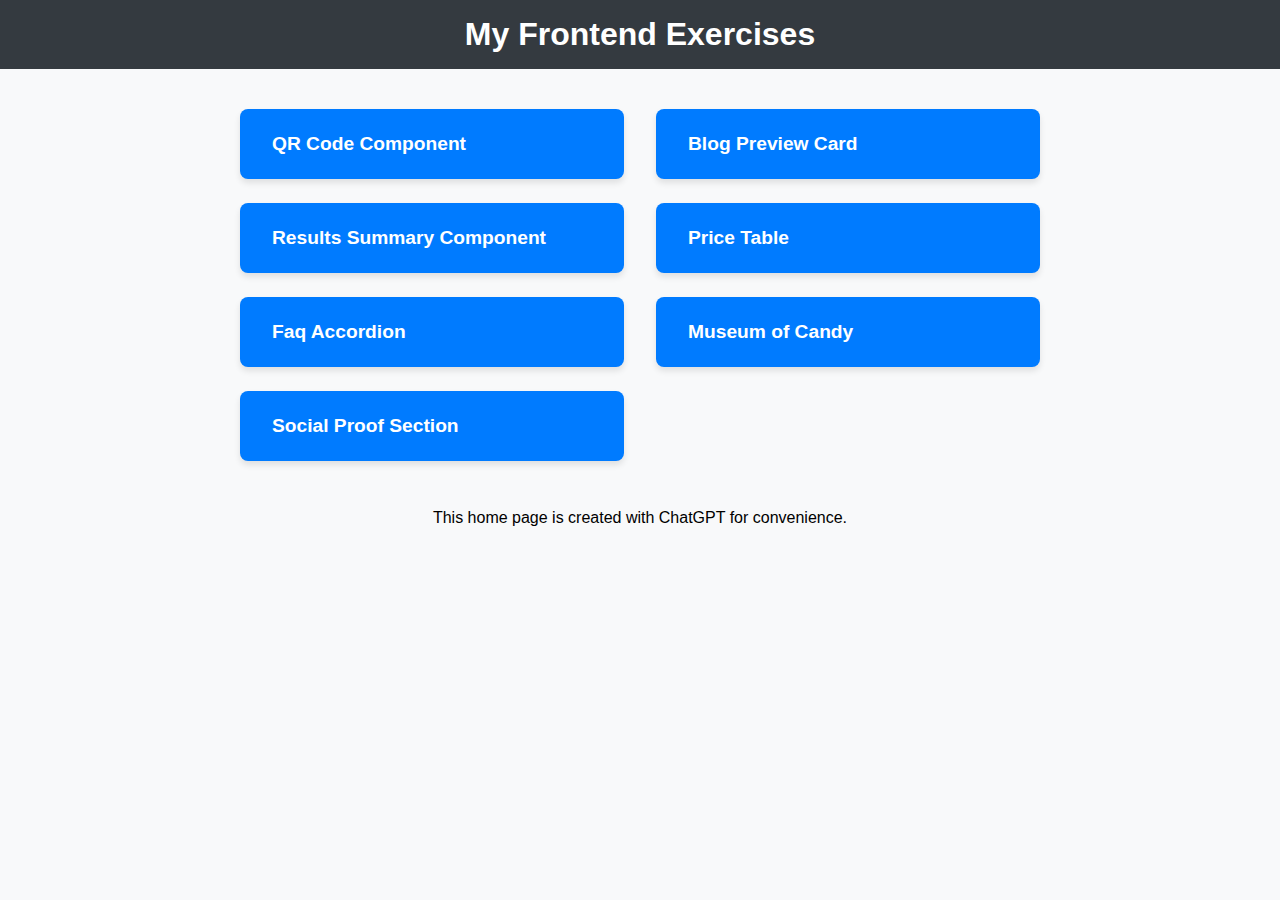
<file: index.html>
<!DOCTYPE html>
<html lang="en">

<head>
    <meta charset="UTF-8">
    <meta name="viewport" content="width=device-width, initial-scale=1.0">
    <title>Frontend Exercises</title>
    <style>
        body {
            font-family: 'Segoe UI', Tahoma, Geneva, Verdana, sans-serif;
            margin: 0;
            padding: 0;
            background-color: #f8f9fa;
            text-align: center;
            height: 100vh;
        }

        header {
            background-color: #343a40;
            color: #fff;
            padding: 1rem;
        }

        section {
            padding: 2rem;
            display: flex;
            flex-wrap: wrap;
            justify-content: space-between;
            margin: 0 auto;
            /* Center content on desktop */
            max-width: 800px;
            /* Set a max-width for desktop */
        }

        h1 {
            color: #fff;
            margin: 0;
        }

        .project-container {
            flex-basis: calc(50% - 1rem);
            /* Adjust the width of the container */
            box-sizing: border-box;
        }

        .project-button,
        .project-description {
            text-align: left;
        }

        .project-button {
            display: block;
            margin: 0.5rem 0;
            padding: 1.5rem 2rem;
            font-size: 1.2rem;
            font-weight: bold;
            text-decoration: none;
            color: #fff;
            background-color: #007BFF;
            /* Primary color */
            border: none;
            border-radius: 8px;
            cursor: pointer;
            transition: background-color 0.3s;
            box-shadow: 0 4px 6px rgba(0, 0, 0, 0.1);
        }

        .project-button:hover {
            background-color: #0056b3;
            /* Hover color */
        }

        .project-description {
            margin-top: 1rem;
        }

        .project-description h2 {
            color: #333;
            margin-bottom: 1rem;
        }

        .project-description p {
            color: #555;
            line-height: 1.6;
        }

        @media (max-width: 600px) {

            /* Mobile styles */
            .project-container {
                flex-basis: 100%;
                /* Full width on mobile */
            }
        }
    </style>
</head>

<body>
    <header>
        <h1>My Frontend Exercises</h1>
    </header>

    <section>
        <div class="project-container">
            <a class="project-button" href="https://thesevered.github.io/Frontend-Exercises/qr-code-component-main">QR
                Code Component</a>
            <div id="project1" class="project-description">
                <p></p>
            </div>
        </div>
        <div class="project-container">
            <a class="project-button" href="https://thesevered.github.io/Frontend-Exercises/blog-preview-card-main">Blog Preview Card</a>
            <div id="project3" class="project-description">
                <p></p>
            </div>
        </div>
        <div class="project-container">
            <a class="project-button"
                href="https://thesevered.github.io/Frontend-Exercises/results-summary-component-main">Results Summary
                Component</a>
            <div id="project2" class="project-description">
                <p></p>
            </div>
        </div>

        <div class="project-container">
            <a class="project-button" href="https://thesevered.github.io/Frontend-Exercises/PriceTableStarter">Price
                Table</a>
            <div id="project3" class="project-description">
                <p></p>
            </div>
        </div>
        <div class="project-container">
            <a class="project-button" href="https://thesevered.github.io/Frontend-Exercises/faq-accordion-main">Faq
                Accordion</a>
            <div id="project3" class="project-description">
                <p></p>
            </div>
        </div>
         <div class="project-container">
            <a class="project-button" href="https://thesevered.github.io/Frontend-Exercises/MuseumofCandy">Museum of Candy</a>
            <div id="project3" class="project-description">
                <p></p>
            </div>
        </div>
        <div class="project-container">
            <a class="project-button" href="https://thesevered.github.io/Frontend-Exercises/social-proof-section-master">Social Proof Section</a>
            <div id="project3" class="project-description">
                <p></p>
            </div>
        </div>
       
        <!-- Add more project containers as needed -->
    </section>

    <footer>This home page is created with ChatGPT for convenience.</footer>

</body>

</html>
</file>
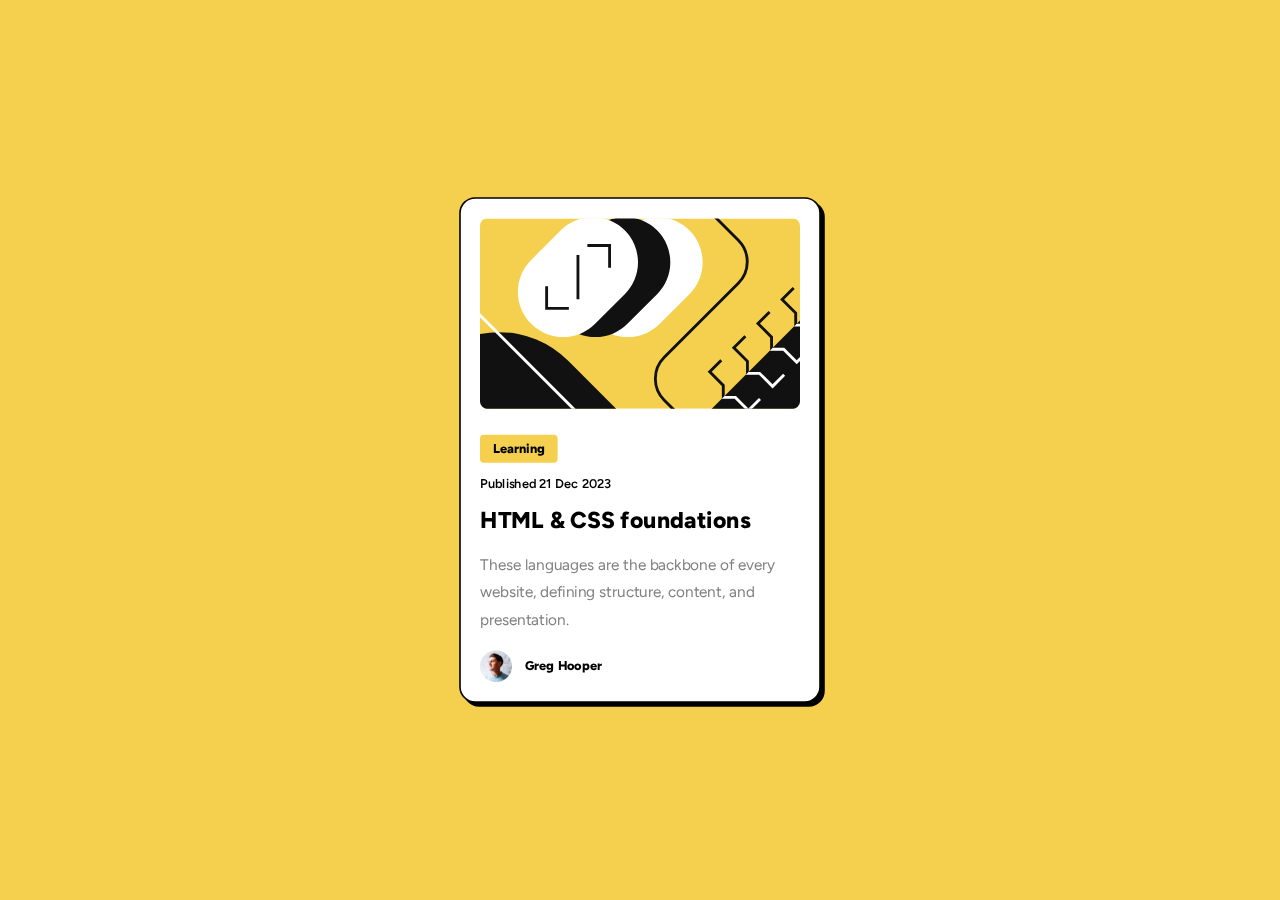
<file: blog-preview-card-main/index.html>
<!DOCTYPE html>
<html lang="en">

<head>
  <meta charset="UTF-8">
  <meta name="viewport" content="width=device-width, initial-scale=1.0">
  <!-- displays site properly based on user's device -->

  <link rel="icon" type="image/png" sizes="32x32" href="./assets/images/favicon-32x32.png">
  <link rel="stylesheet" href="style.css">
  <title>Frontend Mentor | Blog preview card</title>
  <link rel="preconnect" href="https://fonts.googleapis.com">
  <link rel="preconnect" href="https://fonts.gstatic.com" crossorigin>
  <link href="https://fonts.googleapis.com/css2?family=Figtree:wght@600;800&display=swap" rel="stylesheet">

  <!-- Feel free to remove these styles or customise in your own stylesheet 👍 -->

</head>

<body>
  <div class="card">

    <img class="main_image" src="assets/images/illustration-article.svg" alt="Card illustration">

    <div class="tag"><span>Learning</span></div>
    <p class="publish_date">Published 21 Dec 2023</p>
    <h1>HTML & CSS foundations</h1>
    <p>These languages are the backbone of every website, defining structure, content, and presentation.</p>
    <div class="author">
      <img class="profile_image" src="assets/images/image-avatar.webp" alt="Author's photo">
      <span>Greg Hooper</span>
    </div>

  </div>

</body>

</html>
</file>
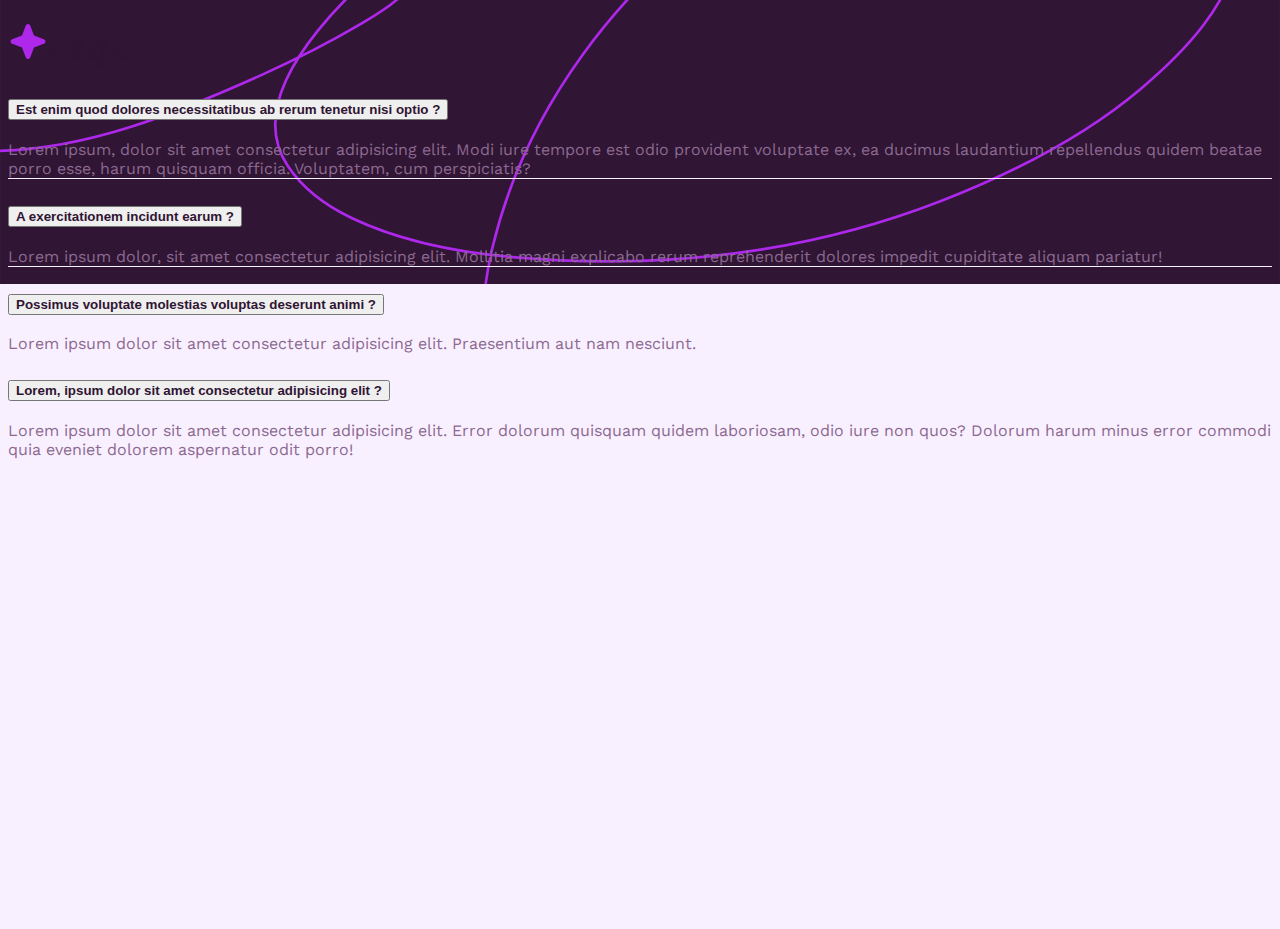
<file: faq-accordion-main/index.html>
<!DOCTYPE html>
<html lang="en">

<head>
  <meta charset="UTF-8">
  <meta name="viewport" content="width=device-width, initial-scale=1.0">
  <!-- displays site properly based on user's device -->

  <link rel="preconnect" href="https://fonts.googleapis.com">
  <link rel="preconnect" href="https://fonts.gstatic.com" crossorigin>
  <link href="https://fonts.googleapis.com/css2?family=Work+Sans:wght@400;600;700&display=swap" rel="stylesheet">
  <link rel="icon" type="image/png" sizes="32x32" href="./assets/images/favicon-32x32.png">
  <link href="https://cdn.jsdelivr.net/npm/bootstrap@5.0.2/dist/css/bootstrap.min.css" rel="stylesheet"
    integrity="sha384-EVSTQN3/azprG1Anm3QDgpJLIm9Nao0Yz1ztcQTwFspd3yD65VohhpuuCOmLASjC" crossorigin="anonymous">

  <link rel="stylesheet" href="style.css">


  <title>Frontend Mentor | FAQ accordion</title>


</head>

<body class="d-flex align-items-center justify-content-center">
  <div class="container-fluid">
    <div class="row justify-content-center">
      <div class="col-11 col-md-5 card px-4 pb-4 ">
        <h1 class="d-flex align-items-center my-4"><img class="me-3" src="assets\images\icon-star.svg"
            alt="Star Logo">FAQs</h1>

        <div class="accordion" id="accordionExample">
          <div class="accordion-item">
            <h2 class="accordion-header" id="headingOne">
              <button class="accordion-button collapsed px-0 py-4" type="button" data-bs-toggle="collapse"
                data-bs-target="#collapseOne" aria-expanded="true" aria-controls="collapseOne">
                Est enim quod dolores necessitatibus ab rerum tenetur nisi optio ?
              </button>
            </h2>
            <div id="collapseOne" class="accordion-collapse collapse" aria-labelledby="headingOne"
              data-bs-parent="#accordionExample">
              <div class="accordion-body">
                Lorem ipsum, dolor sit amet consectetur adipisicing elit. Modi iure tempore est odio provident voluptate
                ex, ea ducimus laudantium repellendus quidem beatae porro esse, harum quisquam officia. Voluptatem, cum
                perspiciatis?
              </div>
            </div>
          </div>
          <div class="accordion-item">
            <h2 class="accordion-header" id="headingTwo">
              <button class="accordion-button collapsed px-0 py-4" type="button" data-bs-toggle="collapse"
                data-bs-target="#collapseTwo" aria-expanded="false" aria-controls="collapseTwo">
                A exercitationem incidunt earum ?
              </button>
            </h2>
            <div id="collapseTwo" class="accordion-collapse collapse" aria-labelledby="headingTwo"
              data-bs-parent="#accordionExample">
              <div class="accordion-body">
                Lorem ipsum dolor, sit amet consectetur adipisicing elit. Mollitia magni explicabo rerum reprehenderit
                dolores impedit cupiditate aliquam pariatur!
              </div>
            </div>
          </div>
          <div class="accordion-item">
            <h2 class="accordion-header" id="headingThree">
              <button class="accordion-button collapsed px-0 py-4" type="button" data-bs-toggle="collapse"
                data-bs-target="#collapseThree" aria-expanded="false" aria-controls="collapseThree">
                Possimus voluptate molestias voluptas deserunt animi ?
              </button>
            </h2>
            <div id="collapseThree" class="accordion-collapse collapse" aria-labelledby="headingThree"
              data-bs-parent="#accordionExample">
              <div class="accordion-body">
                Lorem ipsum dolor sit amet consectetur adipisicing elit. Praesentium aut nam nesciunt.
              </div>
            </div>
            <div class="accordion-item">
              <h2 class="accordion-header" id="headingFour">
                <button class="accordion-button collapsed px-0 py-4" type="button" data-bs-toggle="collapse"
                  data-bs-target="#collapseFour" aria-expanded="false" aria-controls="collapseFour">
                  Lorem, ipsum dolor sit amet consectetur adipisicing elit ?
                </button>
              </h2>
              <div id="collapseFour" class="accordion-collapse collapse" aria-labelledby="headingFour"
                data-bs-parent="#accordionExample">
                <div class="accordion-body">
                  Lorem ipsum dolor sit amet consectetur adipisicing elit. Error dolorum quisquam quidem laboriosam,
                  odio iure non quos? Dolorum harum minus error commodi quia eveniet dolorem aspernatur odit porro!
                </div>
              </div>
            </div>
          </div>

        </div>

      </div>
    </div>



    <script src="https://cdn.jsdelivr.net/npm/bootstrap@5.0.2/dist/js/bootstrap.bundle.min.js"
      integrity="sha384-MrcW6ZMFYlzcLA8Nl+NtUVF0sA7MsXsP1UyJoMp4YLEuNSfAP+JcXn/tWtIaxVXM"
      crossorigin="anonymous"></script>

</body>

</html>
</file>
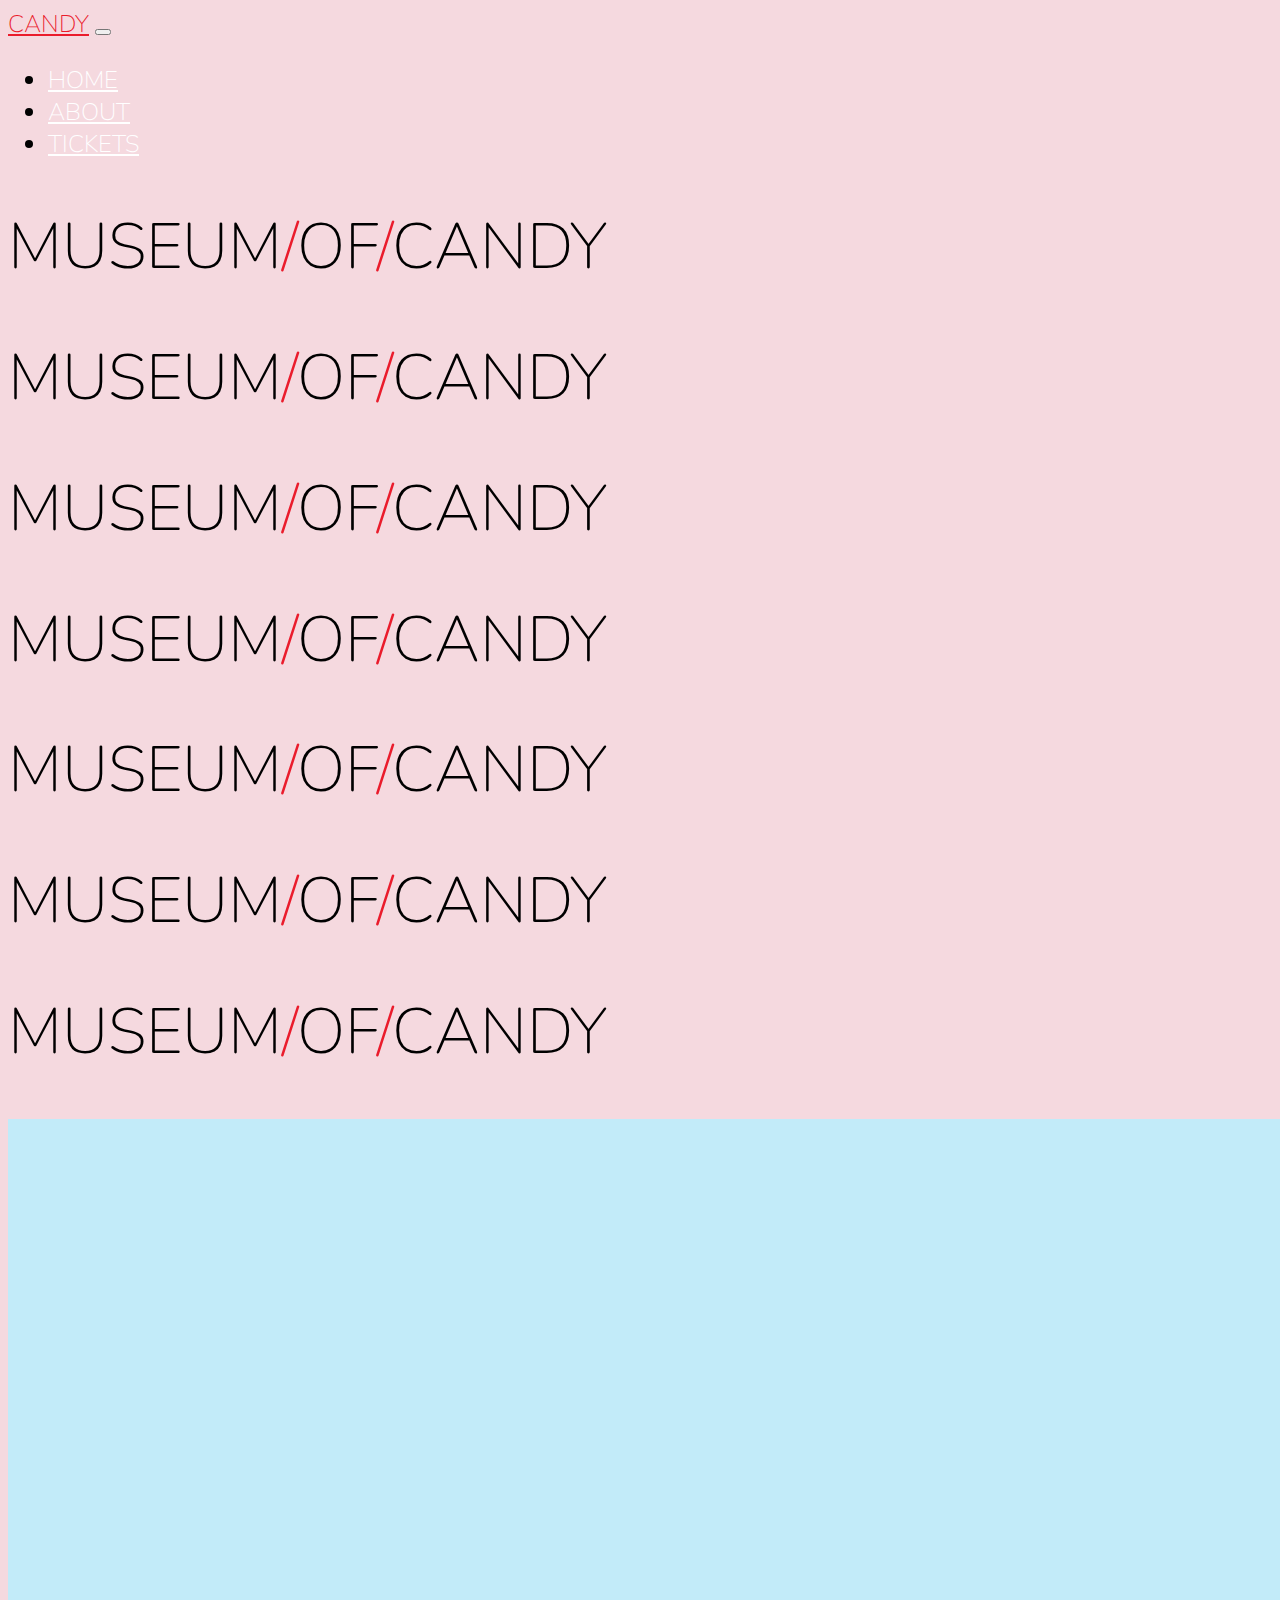
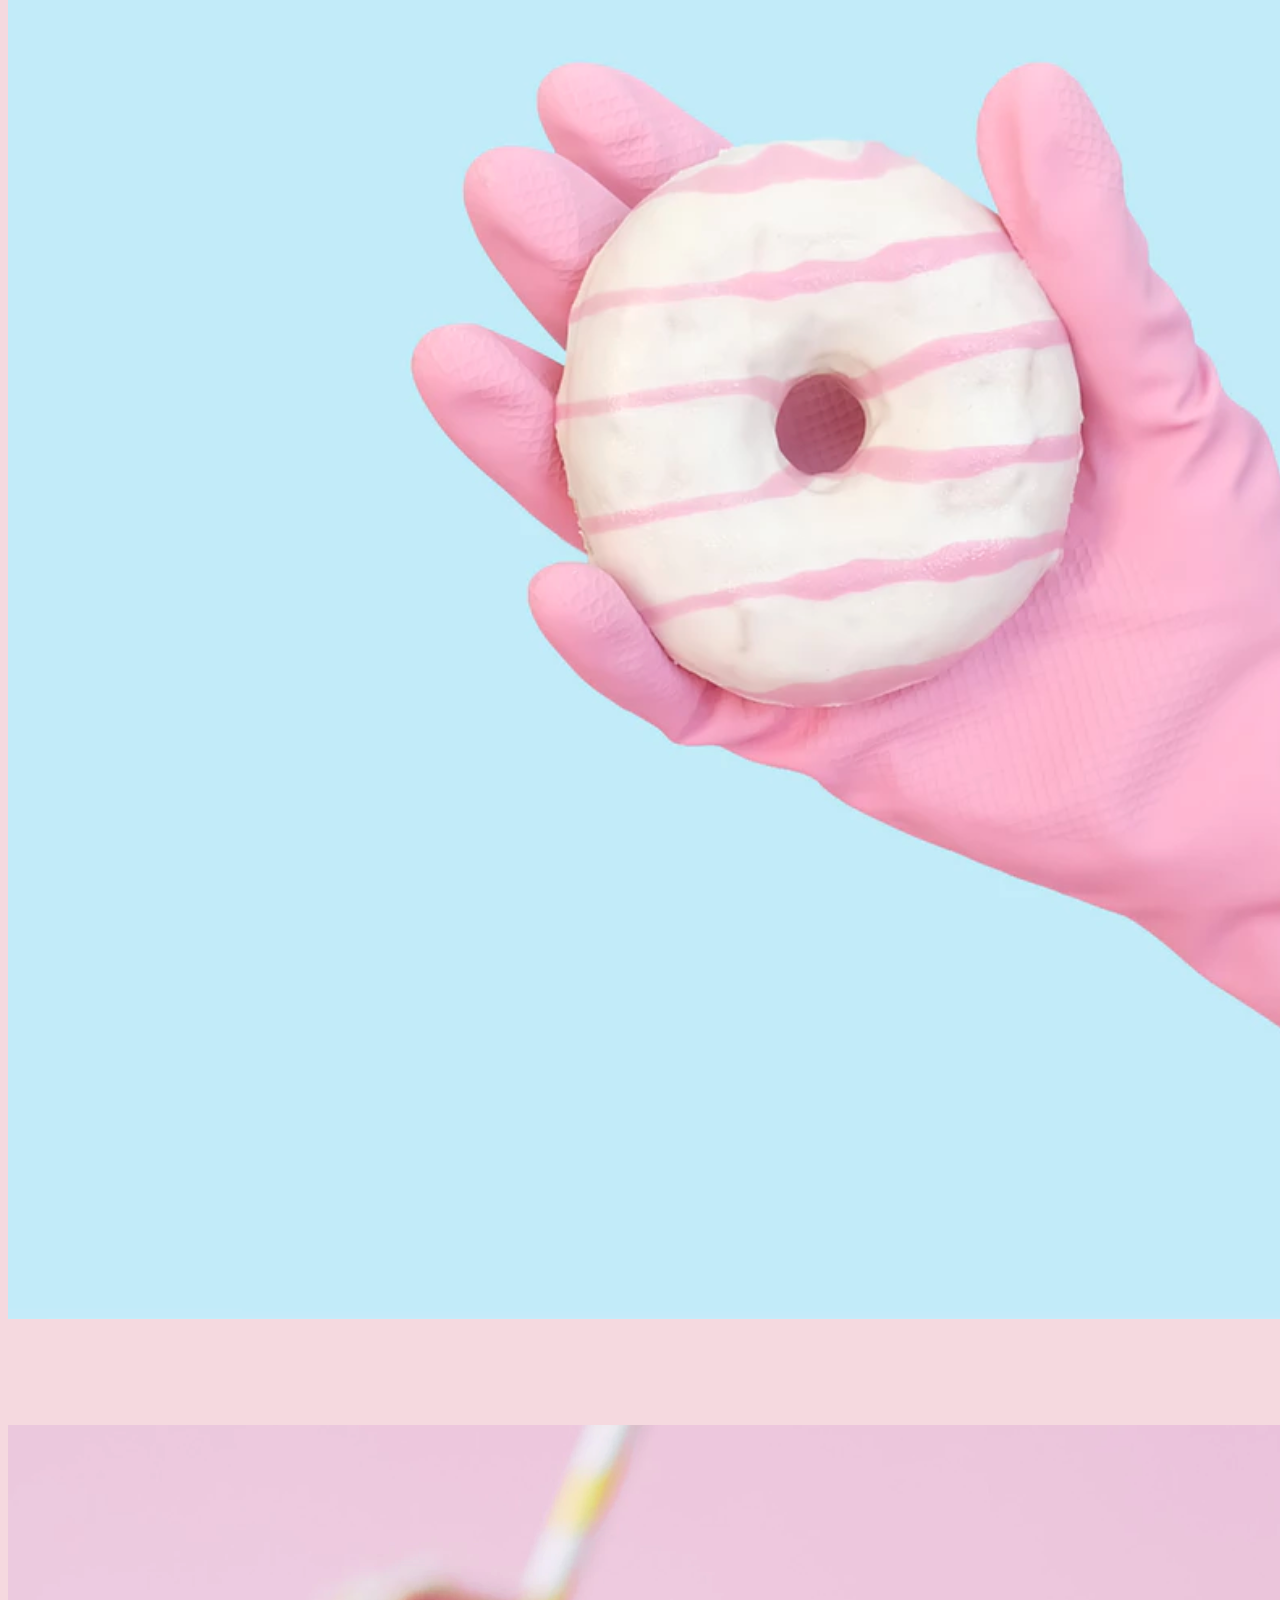
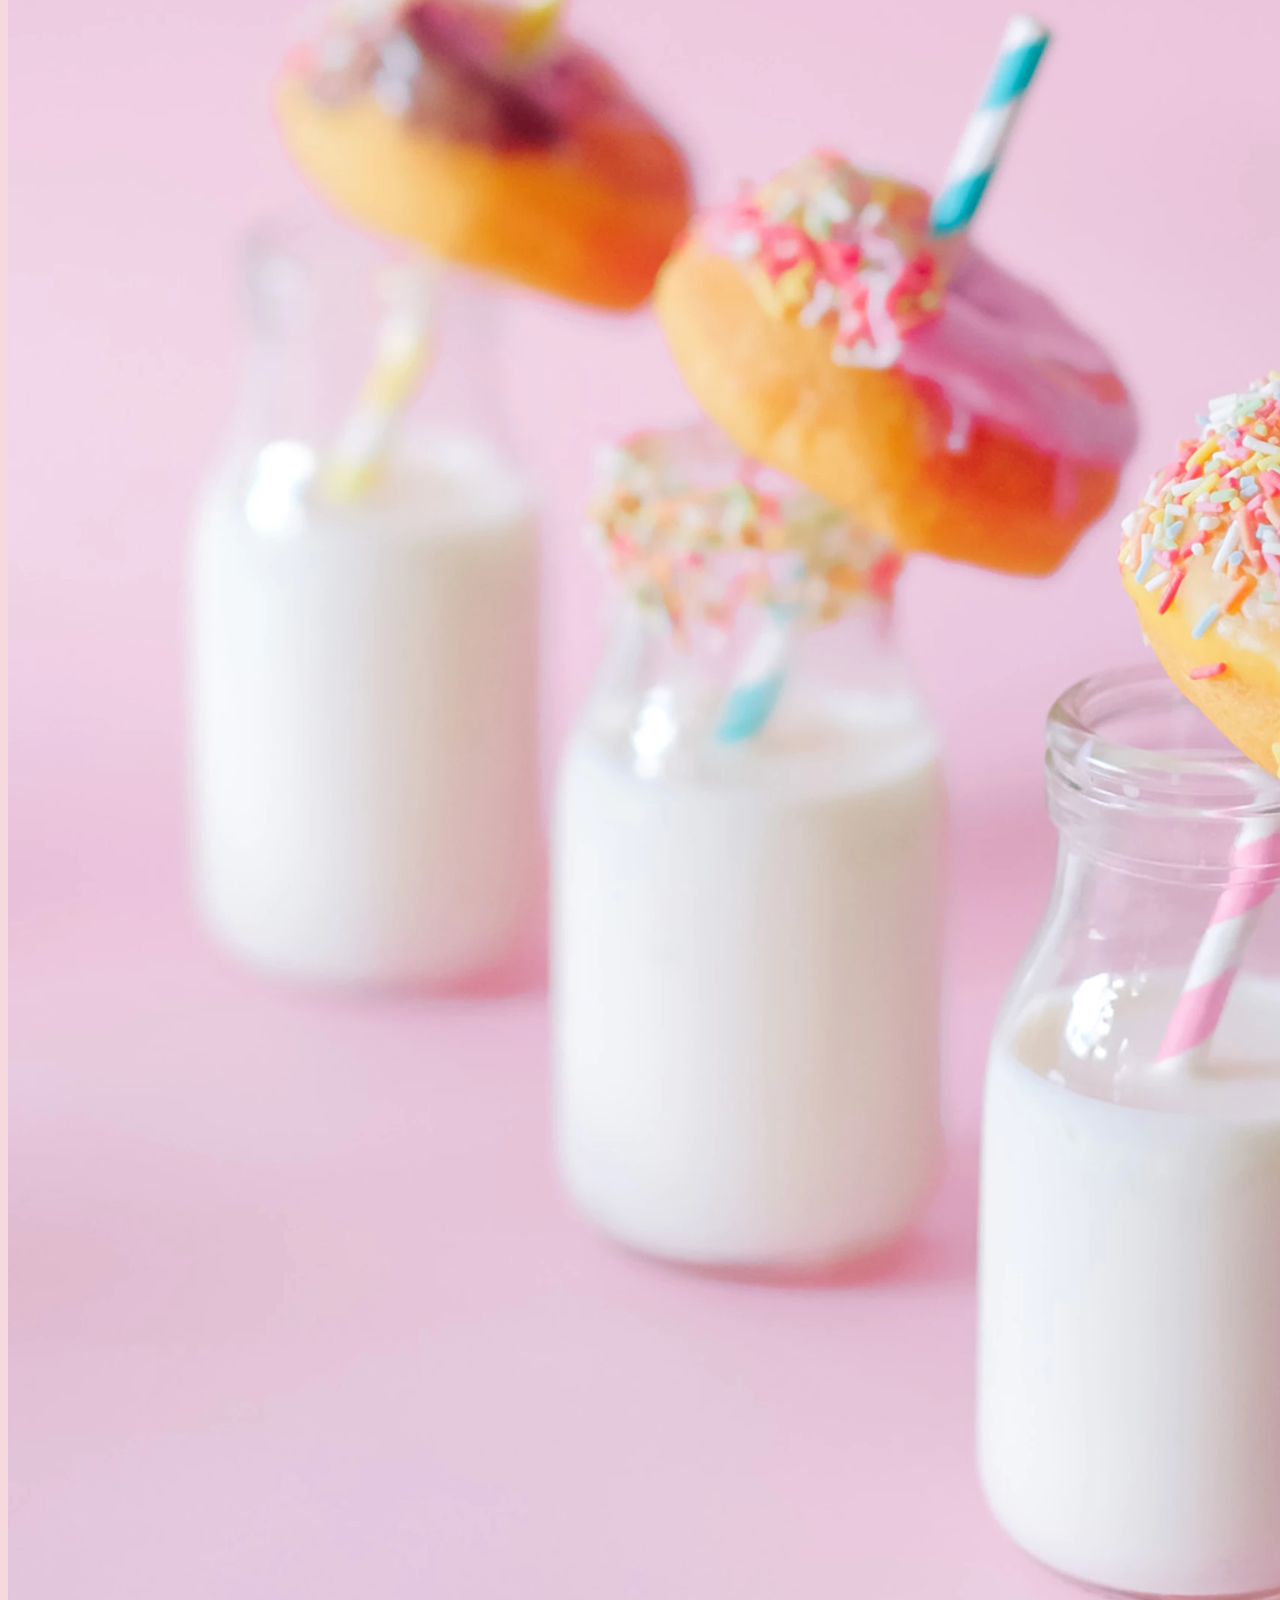
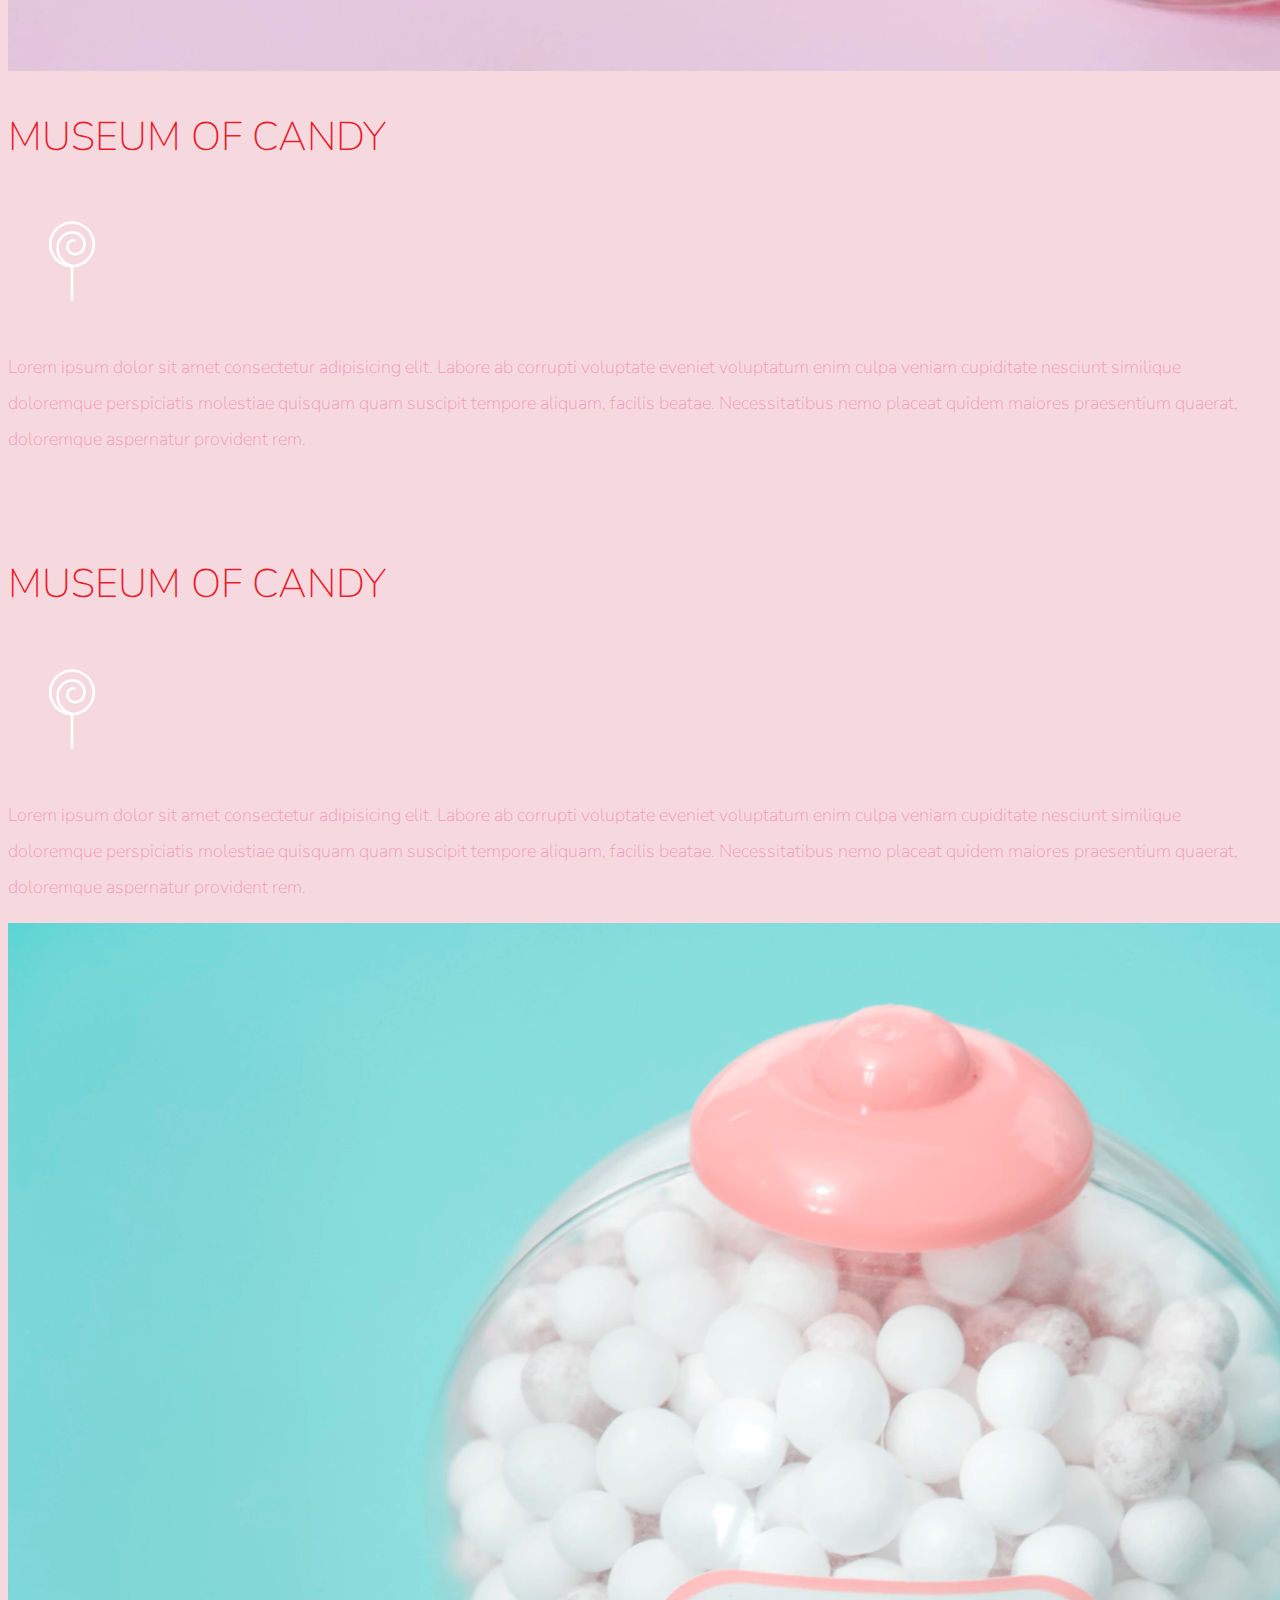
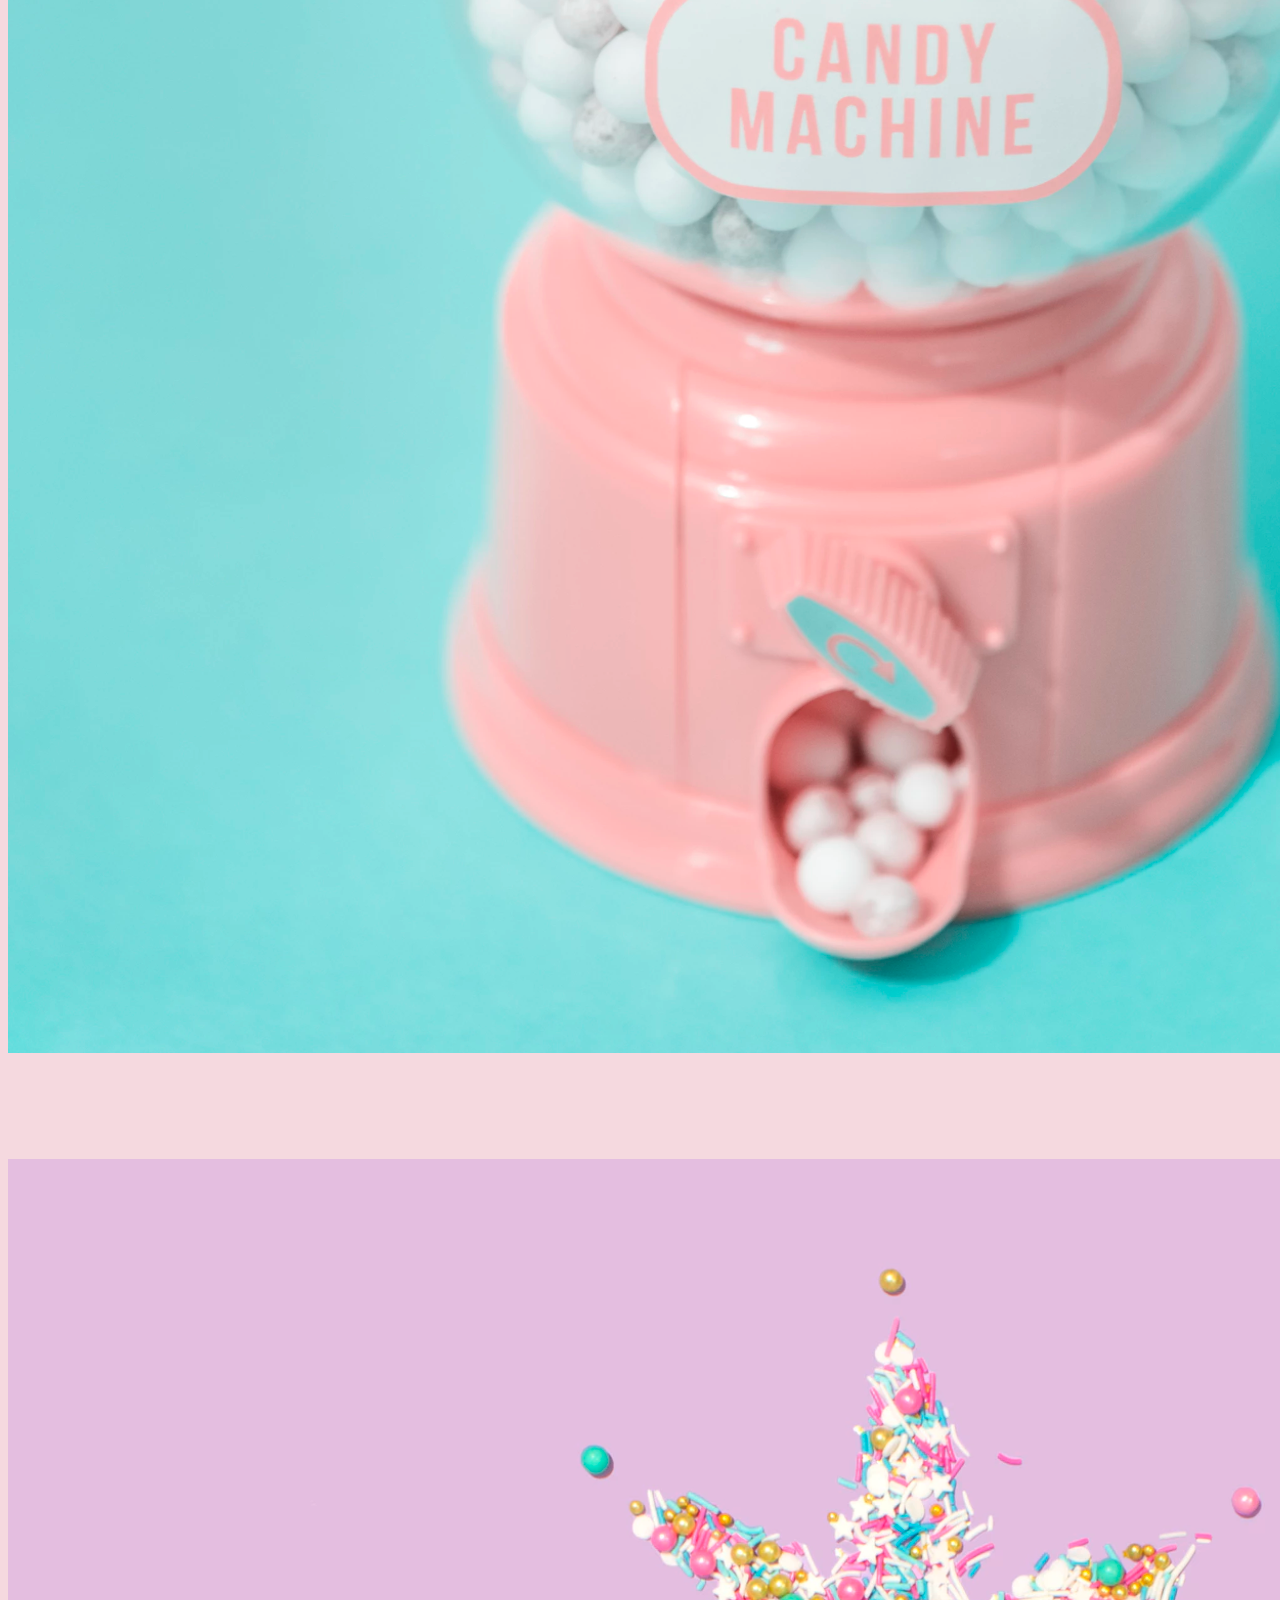
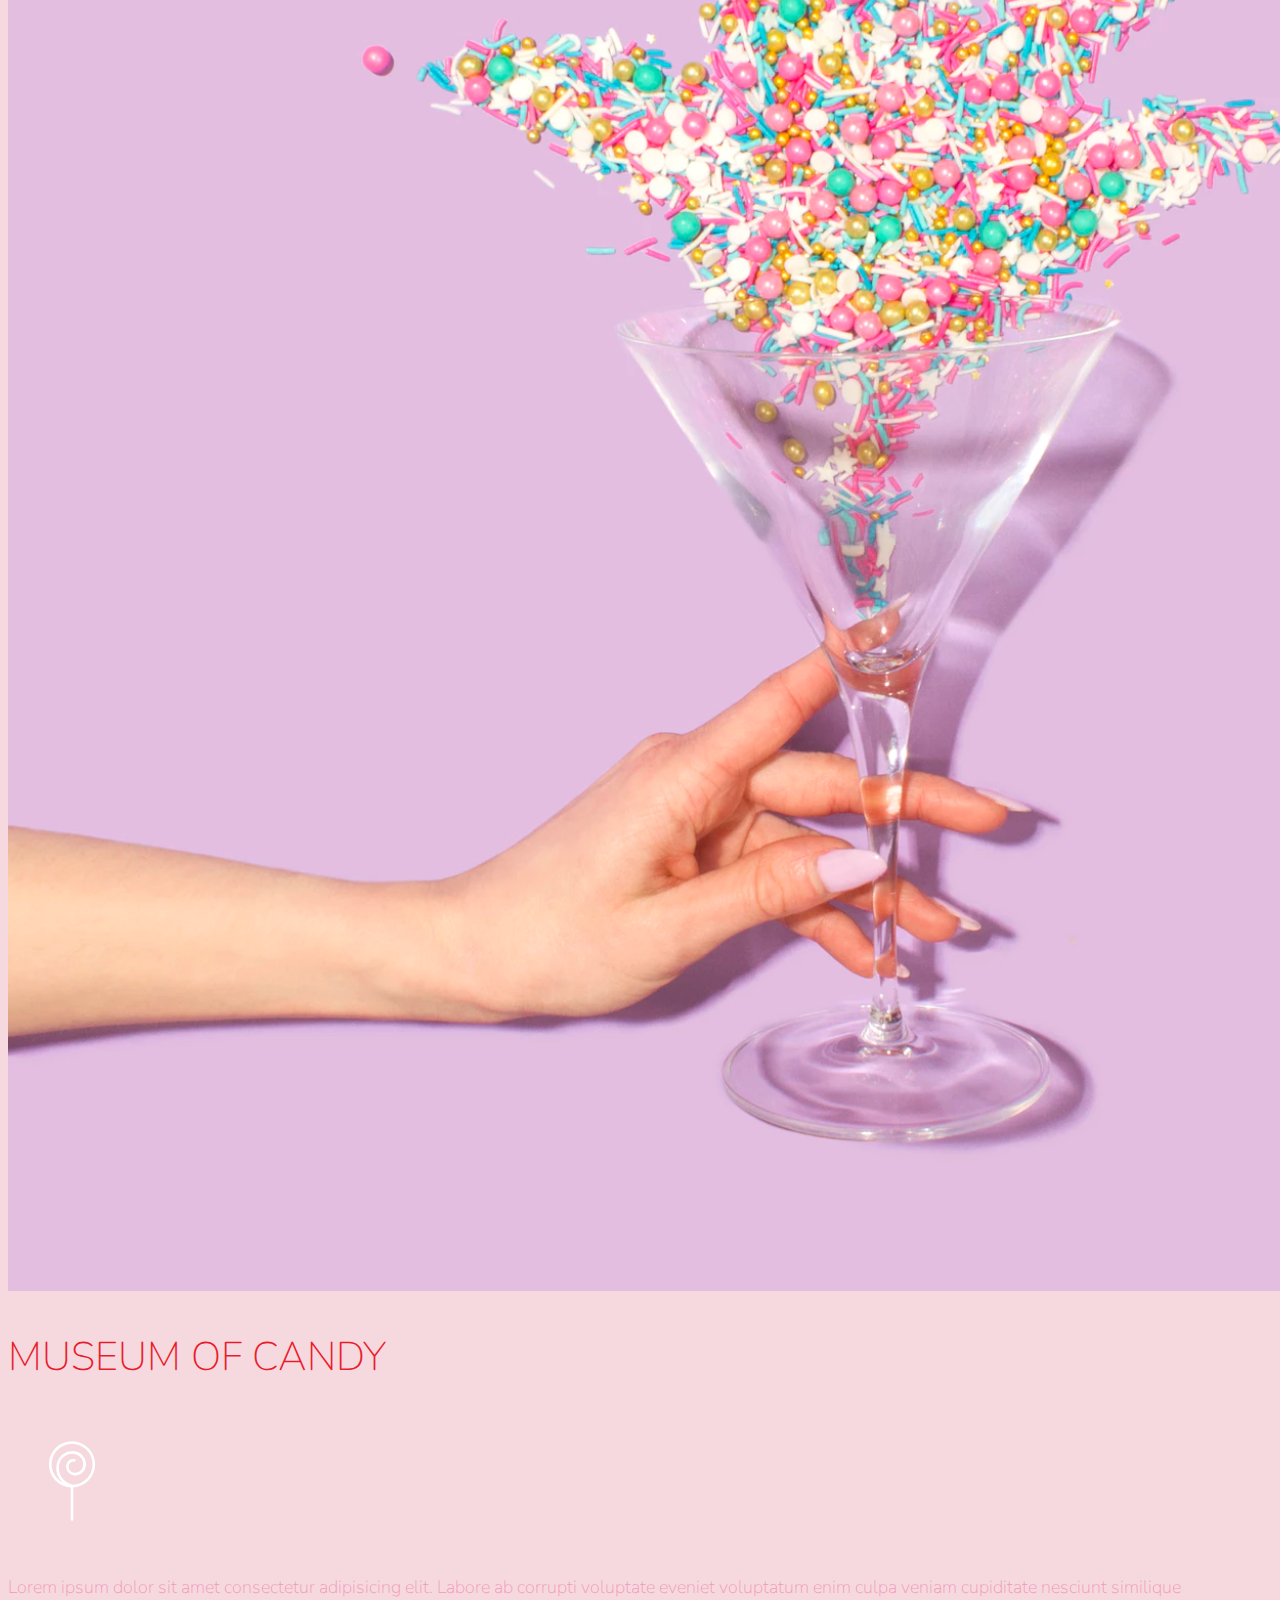
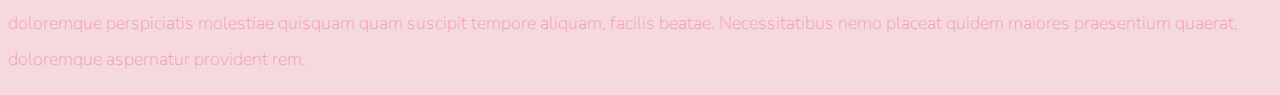
<file: MuseumofCandy/index.html>
<!doctype html>
<html lang="en">

<head>
  <!-- Required meta tags -->
  <meta charset="utf-8">
  <meta name="viewport" content="width=device-width, initial-scale=1, shrink-to-fit=no">

  <!-- Google Font -->
  <link href="https://fonts.googleapis.com/css?family=Nunito:200,300,400,700" rel="stylesheet">

  <!-- Bootstrap CSS -->
  <link href="https://cdn.jsdelivr.net/npm/bootstrap@5.3.2/dist/css/bootstrap.min.css" rel="stylesheet"
    integrity="sha384-T3c6CoIi6uLrA9TneNEoa7RxnatzjcDSCmG1MXxSR1GAsXEV/Dwwykc2MPK8M2HN" crossorigin="anonymous">



  <!-- Custom CSS -->
  <link rel="stylesheet" href="app.css">

  <title>Museum of Candy</title>
</head>

<body>
  <nav id="mainNavbar" class="navbar navbar-dark navbar-expand-md py-0 px-3 fixed-top">
    <a href="#" class="navbar-brand">CANDY</a>
    <button class="navbar-toggler" data-bs-toggle="collapse" data-bs-target="#navLinks" aria-label="Toggle navigation">
      <span class="navbar-toggler-icon"></span>
    </button>
    <div class="collapse navbar-collapse" id="navLinks">
      <ul class="navbar-nav">
        <li class="nav-item">
          <a href="" class="nav-link">HOME</a>
        </li>
        <li class="nav-item">
          <a href="" class="nav-link">ABOUT</a>
        </li>
        <li class="nav-item">
          <a href="" class="nav-link">TICKETS</a>
        </li>
      </ul>
    </div>
  </nav>

  <section class="container-fluid">
    <div class="row align-items-center">
      <div class="col-lg-6">
        <div id="headingGroup" class="text-center text-white d-none d-lg-block mt-5">
          <h1>MUSEUM<span>/</span>OF<span>/</span>CANDY</h1>
          <h1>MUSEUM<span>/</span>OF<span>/</span>CANDY</h1>
          <h1>MUSEUM<span>/</span>OF<span>/</span>CANDY</h1>
          <h1>MUSEUM<span>/</span>OF<span>/</span>CANDY</h1>
          <h1>MUSEUM<span>/</span>OF<span>/</span>CANDY</h1>
          <h1>MUSEUM<span>/</span>OF<span>/</span>CANDY</h1>
          <h1>MUSEUM<span>/</span>OF<span>/</span>CANDY</h1>
        </div>
      </div>
      <div class="col-lg-6 px-0">
        <img class="img-fluid" src="imgs/hand2.png" alt="">
      </div>
    </div>
  </section>

  <section class="container-fluid">
    <div class="row align-items-center content">
      <div class="col-md-6 order-2 order-md-1 px-0">
        <img class="img-fluid" src="imgs/milk.png" alt="">
      </div>
      <div class="col-md-6 text-center order-1 order-md-2">
        <div class="row justify-content-center">
          <div class="col-10 col-lg-8 blurb mb-5 mb-md-0">
            <h2>MUSEUM OF CANDY</h2>
            <img class="d-none d-lg-inline" src="imgs/lolli_icon.png" alt="">
            <p class="lead">Lorem ipsum dolor sit amet consectetur adipisicing elit. Labore ab corrupti voluptate
              eveniet
              voluptatum enim culpa veniam cupiditate nesciunt similique doloremque perspiciatis molestiae quisquam quam
              suscipit tempore aliquam, facilis beatae.
              Necessitatibus nemo placeat quidem maiores praesentium quaerat, doloremque aspernatur provident rem.</p>
          </div>
        </div>
      </div>
    </div>

    <div class="row align-items-center content">
      <div class="col-md-6 text-center">
        <div class="row justify-content-center">
          <div class="col-10 col-lg-8 blurb mb-5 mb-md-0">
            <h2>MUSEUM OF CANDY</h2>
            <img class="d-none d-lg-inline" src="imgs/lolli_icon.png" alt="">
            <p class="lead">Lorem ipsum dolor sit amet consectetur adipisicing elit. Labore ab corrupti voluptate
              eveniet
              voluptatum enim culpa veniam cupiditate nesciunt similique doloremque perspiciatis molestiae quisquam quam
              suscipit tempore aliquam, facilis beatae.
              Necessitatibus nemo placeat quidem maiores praesentium quaerat, doloremque aspernatur provident rem.</p>
          </div>
        </div>
      </div>
      <div class="col-md-6 px-0">
        <img class="img-fluid" src="imgs/gumball.png" alt="">
      </div>
    </div>

    <div class="row align-items-center content">
      <div class="col-md-6 order-2 order-md-1 px-0">
        <img class="img-fluid" src="imgs/sprinkles.png" alt="">
      </div>
      <div class="col-md-6 text-center order-1 order-md-2">
        <div class="row justify-content-center">
          <div class="col-10 col-lg-8 blurb mb-5 mb-md-0">
            <h2>MUSEUM OF CANDY</h2>
            <img class="d-none d-lg-inline" src="imgs/lolli_icon.png" alt="">
            <p class="lead">Lorem ipsum dolor sit amet consectetur adipisicing elit. Labore ab corrupti voluptate
              eveniet
              voluptatum enim culpa veniam cupiditate nesciunt similique doloremque perspiciatis molestiae quisquam quam
              suscipit tempore aliquam, facilis beatae.
              Necessitatibus nemo placeat quidem maiores praesentium quaerat, doloremque aspernatur provident rem.</p>
          </div>
        </div>
      </div>
    </div>

  </section>

  <!-- Optional JavaScript -->
  <!-- jQuery first, then Popper.js, then Bootstrap JS -->
  <script src="https://code.jquery.com/jquery-3.6.0.min.js"
    integrity="sha256-/xUj+3OJU5yExlq6GSYGSHk7tPXikynS7ogEvDej/m4=" crossorigin="anonymous"></script>
  <script src="https://cdn.jsdelivr.net/npm/bootstrap@5.3.2/dist/js/bootstrap.bundle.min.js"
    integrity="sha384-C6RzsynM9kWDrMNeT87bh95OGNyZPhcTNXj1NW7RuBCsyN/o0jlpcV8Qyq46cDfL"
    crossorigin="anonymous"></script>

    
  <script>
    $(function () {
      $(document).scroll(function () {
        var $nav = $("#mainNavbar");
        $nav.toggleClass("scrolled", $(this).scrollTop() > $nav.height());
      });
    });
  </script>
</body>

</html>
</file>
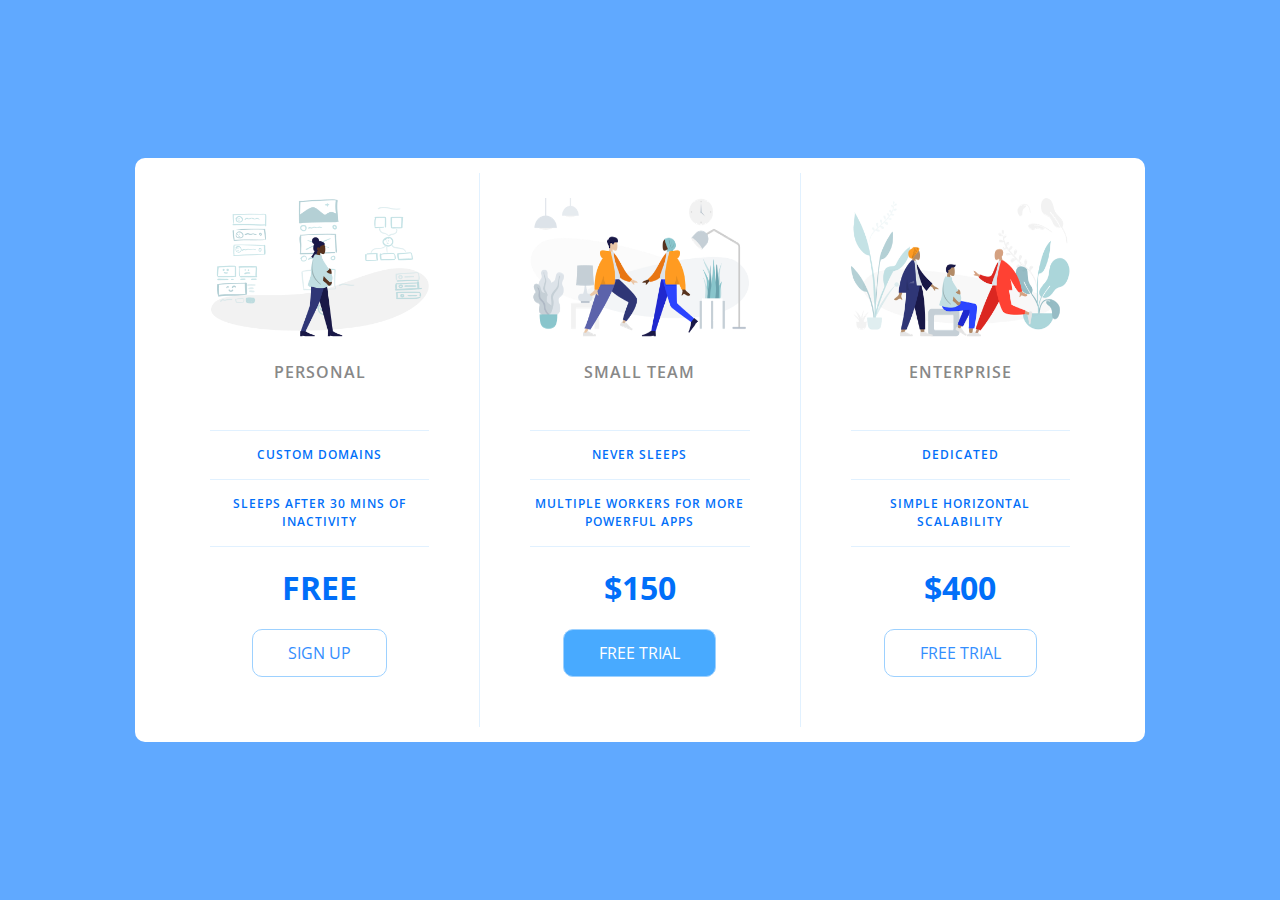
<file: PriceTableStarter/index.html>
<!DOCTYPE html>
<html lang="en">

<head>
    <meta charset="UTF-8">
    <meta name="viewport" content="width=device-width, initial-scale=1.0">
    <title>Price Tiers</title>
    <link rel="stylesheet" href="https://fonts.googleapis.com/css?family=Open+Sans:400,600,700">
    <link rel="stylesheet" href="app.css">
</head>

<body>
    <div class="panel pricing-table">

        <div class="pricing-plan">
            <img src="icons/icon1.png" alt="" class="pricing-img">
            <h2 class="pricing-header">Personal</h2>
            <ul class="pricing-features">
                <li class="pricing-features-item">Custom domains</li>
                <li class="pricing-features-item">Sleeps after 30 mins of inactivity</li>
            </ul>
            <span class="pricing-price">Free</span>
            <a href="#/" class="pricing-button">Sign up</a>
        </div>

        <div class="pricing-plan">
            <img src="icons/icon2.png" alt="" class="pricing-img">
            <h2 class="pricing-header">Small team</h2>
            <ul class="pricing-features">
                <li class="pricing-features-item">Never sleeps</li>
                <li class="pricing-features-item">Multiple workers for more powerful apps</li>
            </ul>
            <span class="pricing-price">$150</span>
            <a href="#/" class="pricing-button is-featured">Free trial</a>
        </div>

        <div class="pricing-plan">
            <img src="icons/icon3.png" alt="" class="pricing-img">
            <h2 class="pricing-header">Enterprise</h2>
            <ul class="pricing-features">
                <li class="pricing-features-item">Dedicated</li>
                <li class="pricing-features-item">Simple horizontal scalability</li>
            </ul>
            <span class="pricing-price">$400</span>
            <a href="#/" class="pricing-button">Free trial</a>
        </div>

    </div>

</body>

</html>
</file>
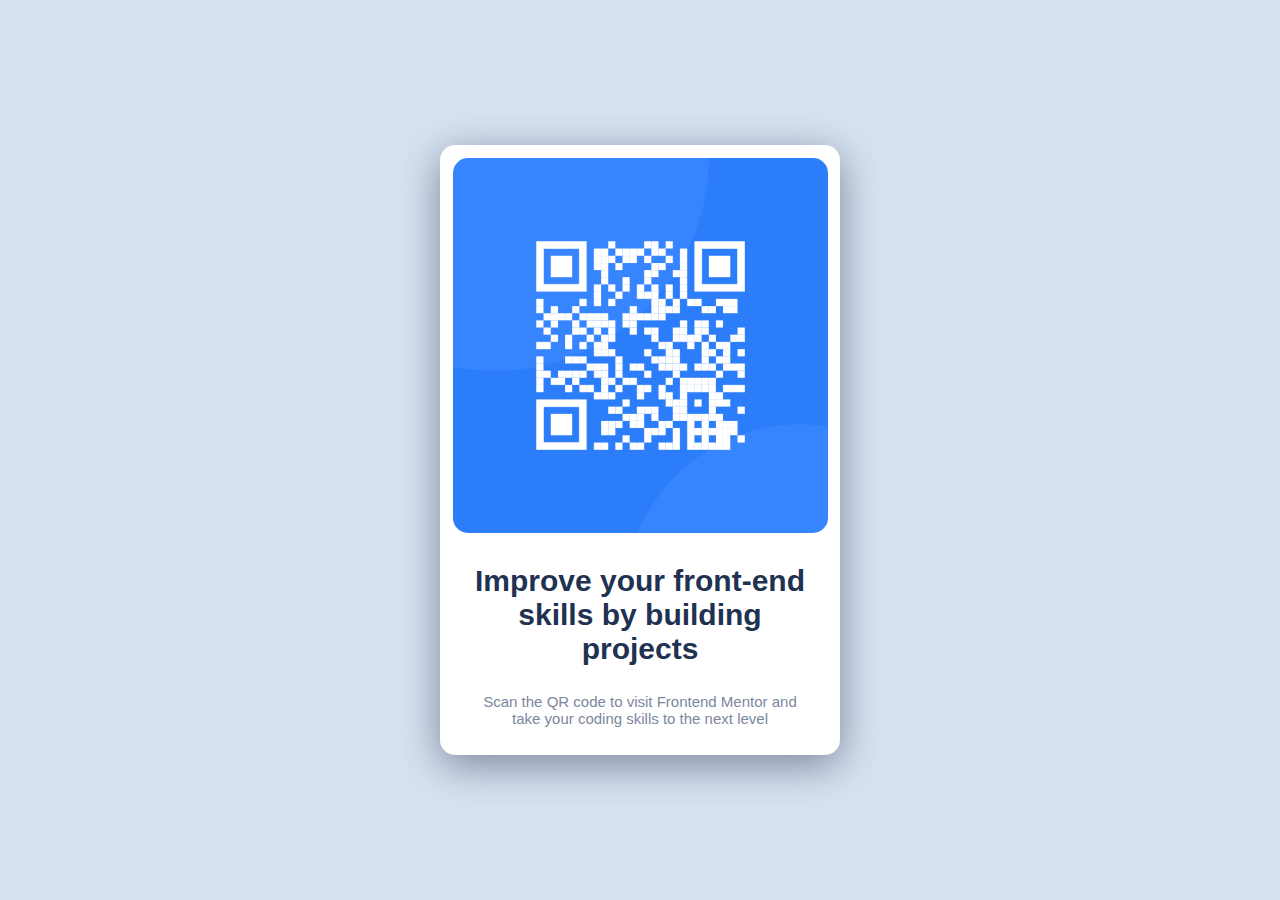
<file: qr-code-component-main/index.html>
<!DOCTYPE html>
<html lang="en">

<head>
  <meta charset="UTF-8">
  <meta name="viewport" content="width=device-width, initial-scale=1.0">
  <!-- displays site properly based on user's device -->

  <link rel="icon" type="image/png" sizes="32x32" href="./images/favicon-32x32.png">
  <link rel="stylesheet" href="qrcode.css">
  <title>Frontend Mentor | QR code component</title>

  <!-- Feel free to remove these styles or customise in your own stylesheet 👍 -->
  <style>
    .attribution {
      font-size: 11px;
      text-align: center;
    }

    .attribution a {
      color: hsl(228, 45%, 44%);
    }
  </style>
</head>

<body>
  <section class="card">
    <img src="images/image-qr-code.png" alt="QR code image">
    <h1>Improve your front-end skills by building projects</h1>
    <p>Scan the QR code to visit Frontend Mentor and take your coding skills to the next level</p>

  </section>
</body>

</html>
</file>
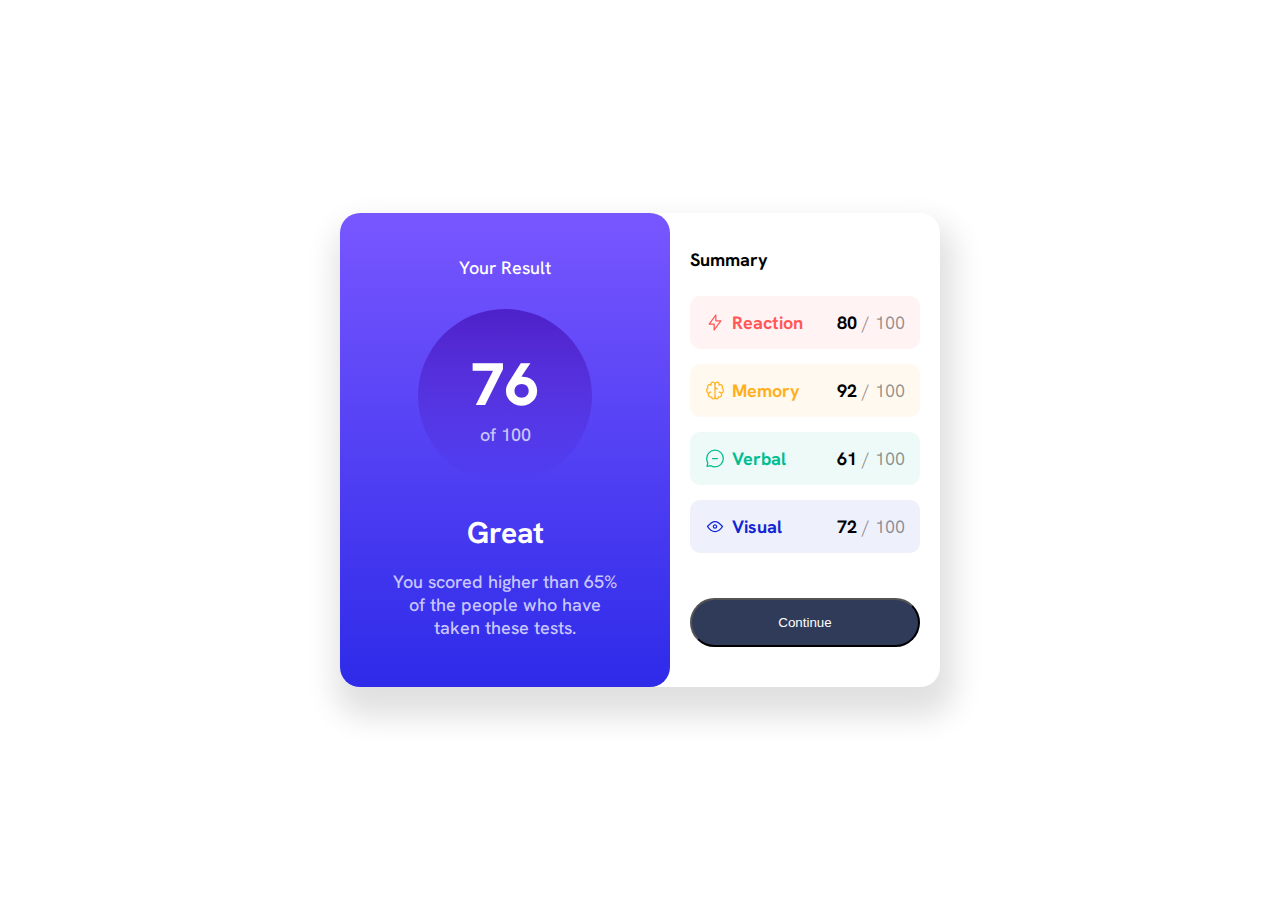
<file: results-summary-component-main/index.html>
<!DOCTYPE html>
<html lang="en">

<head>
  <meta charset="UTF-8">
  <meta name="viewport" content="width=device-width, initial-scale=1.0">
  <!-- displays site properly based on user's device -->

  <link rel="icon" type="image/png" sizes="32x32" href="./assets/images/favicon-32x32.png">
  <link rel="stylesheet" href="style.css">
  <link rel="preconnect" href="https://fonts.googleapis.com">
<link rel="preconnect" href="https://fonts.gstatic.com" crossorigin>
<link href="https://fonts.googleapis.com/css2?family=Hanken+Grotesk:wght@500;700;800&display=swap" rel="stylesheet">


  <title>Frontend Mentor | Results summary component</title>

  <!-- Feel free to remove these styles or customise in your own stylesheet 👍 -->
  <style>
    .attribution {
      font-size: 11px;
      text-align: center;
    }

    .attribution a {
      color: hsl(228, 45%, 44%);
    }
  </style>
</head>

<body>
  <div class="container">

    <div class="result">
      <h1>Your Result</h1>

      <div class="totalscore">
        <span>76</span>
        <span>of 100</span>
      </div>

      <div class="lefttext">
        <span>Great</span>
        <p>You scored higher than 65% of the people who have taken these tests.</p>
      </div>

    </div>

    <div class="summary">
      <h2>Summary</h2>
      <div class="scores">

        <div class="score-reaction">
          <div class="scorename">
            <img src="assets/images/icon-reaction.svg" alt="">
            <span>Reaction</span>
          </div>
          <span class="altscore">80 <span>/ 100</span></span>
        </div>

        <div class="score-memory">
          <div class="scorename">
            <img src="assets/images/icon-memory.svg" alt="">
            <span>Memory</span>
          </div>

          <span class="altscore">92 <span>/ 100</span></span>
        </div>

        <div class="score-verbal">
          <div class="scorename">
            <img src="assets/images/icon-verbal.svg" alt="">
            <span>Verbal</span>
          </div>

          <span class="altscore">61 <span>/ 100</span></span>
        </div>

        <div class="score-visual">
          <div class="scorename">
            <img src="assets/images/icon-visual.svg" alt="">
            <span>Visual</span>
          </div>

          <span class="altscore">72 <span>/ 100</span></span>
        </div>
      </div>
      <button>Continue</button>
    </div>

  </div>
  </div>
  
</body>

</html>
</file>
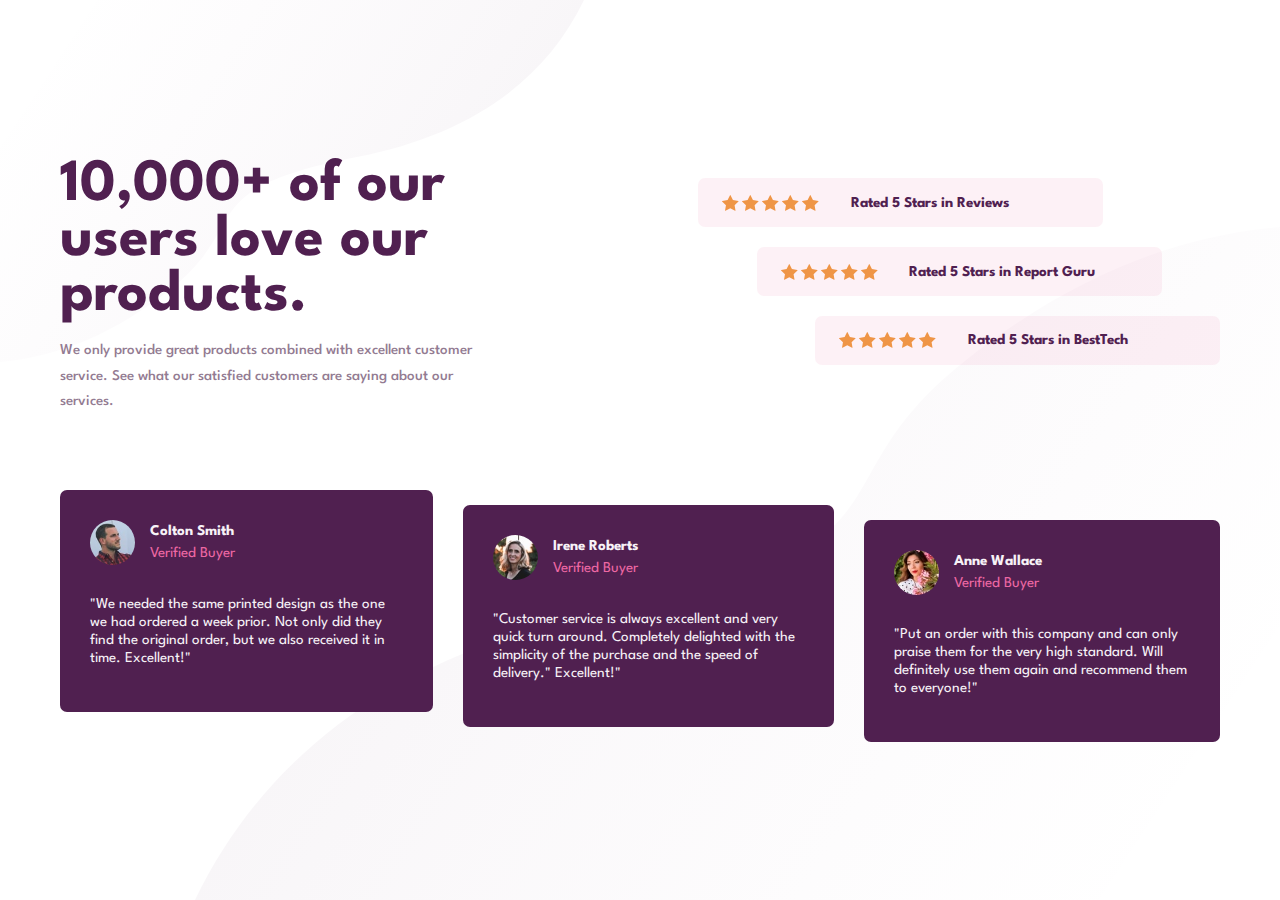
<file: social-proof-section-master/index.html>
<!DOCTYPE html>
<html lang="en">

<head>
  <meta charset="UTF-8" />
  <meta name="viewport" content="width=device-width, initial-scale=1.0" />
  <!-- displays site properly based on user's device -->

  <link rel="icon" type="image/png" sizes="32x32" href="./images/favicon-32x32.png" />

  <link rel="preconnect" href="https://fonts.googleapis.com">
  <link rel="preconnect" href="https://fonts.gstatic.com" crossorigin>
  <link href="https://fonts.googleapis.com/css2?family=League+Spartan:wght@400;500;700&display=swap" rel="stylesheet">
  <link rel="stylesheet" href="stlye.css">

  <title>Frontend Mentor | Social proof section</title>

  <!-- Feel free to remove these styles or customise in your own stylesheet 👍 -->

</head>

<body>
  <div class="container">
    <div class="intro">
      <div class="title">
        <h1>10,000+ of our users love our products.</h1>

        <p>We only provide great products combined with excellent customer service.
          See what our satisfied customers are saying about our services.</p>
      </div>
      <div class="stars">
        <div><span class="starImage"><img src="images/icon-star.svg" alt=""><img src="images/icon-star.svg" alt=""><img
              src="images/icon-star.svg" alt=""><img src="images/icon-star.svg" alt=""><img src="images/icon-star.svg"
              alt=""></span><span>Rated 5 Stars in Reviews</span></div>
        <div><span class="starImage"><img src="images/icon-star.svg" alt=""><img src="images/icon-star.svg" alt=""><img
              src="images/icon-star.svg" alt=""><img src="images/icon-star.svg" alt=""><img src="images/icon-star.svg"
              alt=""></span><span>Rated 5 Stars in Report Guru</span></div>
        <div><span class="starImage"><img src="images/icon-star.svg" alt=""><img src="images/icon-star.svg" alt=""><img
              src="images/icon-star.svg" alt=""><img src="images/icon-star.svg" alt=""><img src="images/icon-star.svg"
              alt=""></span><span>Rated 5 Stars in BestTech</span></div>
      </div>
    </div>

    <div class="cards">
      <div class="card">
        <div class="person_info">
          <img class="profile_img" src="images/image-colton.jpg" alt="">
          <div class="person_details">
            <h2 class="profile_name">Colton Smith</h2>
            <p class="profile_verified">Verified Buyer</p>
          </div>
        </div>
        <p class="profile_review">"We needed the same printed design as the one we had ordered a week prior.
          Not only did they find the original order, but we also received it in time.
          Excellent!"</p>
      </div>
      <div class="card">
        <div class="person_info">
          <img class="profile_img" src="images/image-irene.jpg" alt="">
          <div class="person_details">
            <h2 class="profile_name">Irene Roberts</h2>
            <p class="profile_verified">Verified Buyer</p>
          </div>
        </div>
        <p class="profile_review">"Customer service is always excellent and very quick turn around. Completely
          delighted with the simplicity of the purchase and the speed of delivery."
          Excellent!"</p>
      </div>
      <div class="card">
        <div class="person_info">
          <img class="profile_img" src="images/image-anne.jpg" alt="">
          <div class="person_details">
            <h2 class="profile_name">Anne Wallace</h2>
            <p class="profile_verified">Verified Buyer</p>
          </div>
        </div>
        <p class="profile_review">"Put an order with this company and can only praise them for the very high
          standard. Will definitely use them again and recommend them to everyone!"</p>
      </div>
    </div>
  </div>

</body>

</html>
</file>
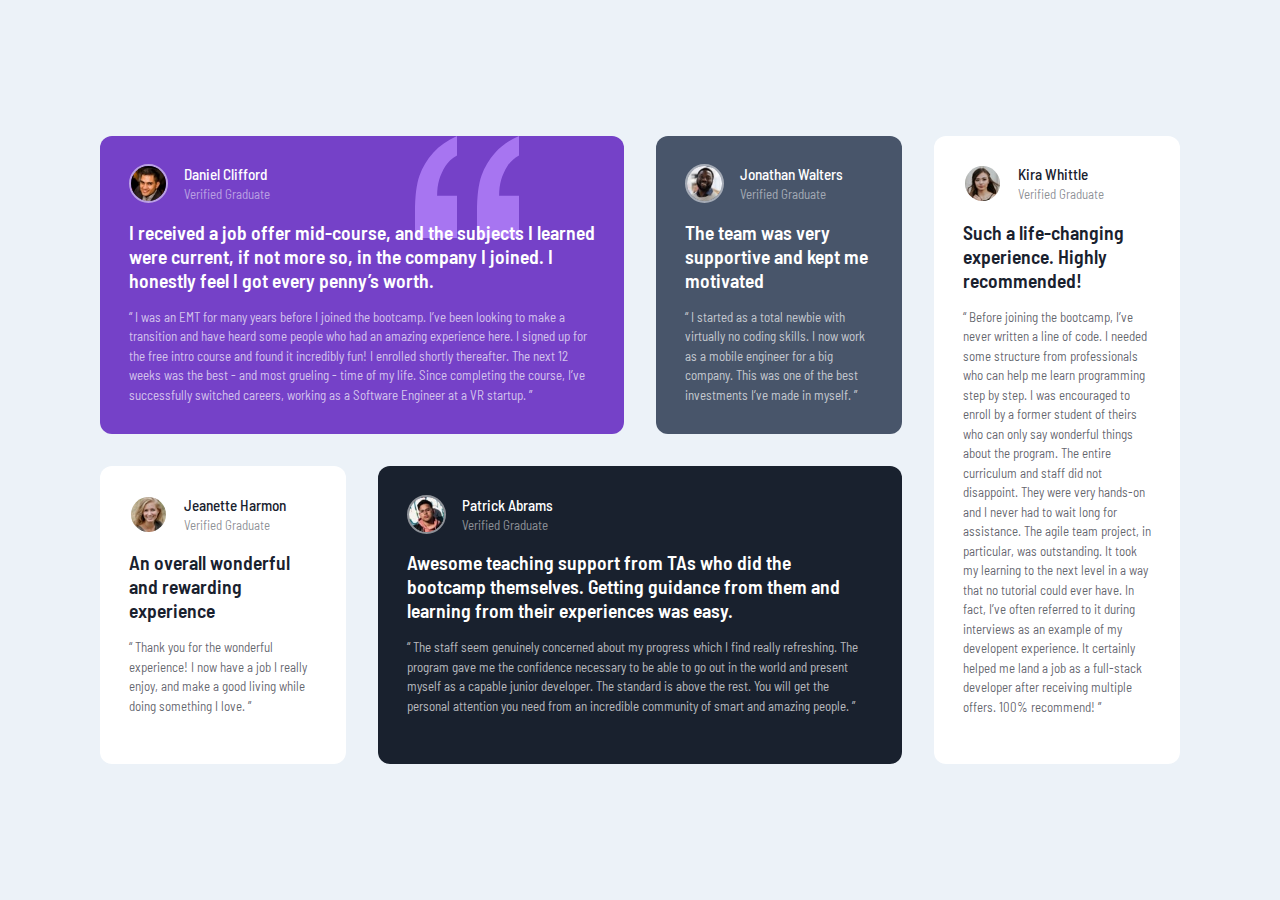
<file: testimonials-grid-section-main/index.html>
<!DOCTYPE html>
<html lang="en">

<head>
  <meta charset="UTF-8">
  <meta name="viewport" content="width=device-width, initial-scale=1.0">
  <!-- displays site properly based on user's device -->

  <link rel="icon" type="image/png" sizes="32x32" href="./images/favicon-32x32.png">

  <link rel="preconnect" href="https://fonts.googleapis.com">
  <link rel="preconnect" href="https://fonts.gstatic.com" crossorigin>
  <link href="https://fonts.googleapis.com/css2?family=Barlow+Semi+Condensed:wght@500;600&display=swap"
    rel="stylesheet">
  <link rel="stylesheet" href="style.css">
  <title>Frontend Mentor | [Challenge Name Here]</title>

  <!-- Feel free to remove these styles or customise in your own stylesheet 👍 -->

</head>

<body>
  <div class="container">
    <div class="card daniel">
      <div class="author">
        <img class="profile_image" src="images/image-daniel.jpg" alt="Author's photo">
        <div>
          <h3>Daniel Clifford</h3>
          <p>Verified Graduate</p>
        </div>
      </div>
      <h2>I received a job offer mid-course, and the subjects I learned were current, if not more so,
        in the company I joined. I honestly feel I got every penny’s worth.</h2>

      <p>“ I was an EMT for many years before I joined the bootcamp. I’ve been looking to make a
        transition and have heard some people who had an amazing experience here. I signed up
        for the free intro course and found it incredibly fun! I enrolled shortly thereafter.
        The next 12 weeks was the best - and most grueling - time of my life. Since completing
        the course, I’ve successfully switched careers, working as a Software Engineer at a VR startup. ”</p>
    </div>

    <div class="card jonathan">
      <div class="author">
        <img class="profile_image" src="images/image-jonathan.jpg" alt="Author's photo">
        <div>
          <h3>Jonathan Walters</h3>
          <p>Verified Graduate</p>
        </div>
      </div>
      <h2>The team was very supportive and kept me motivated</h2>

      <p> “ I started as a total newbie with virtually no coding skills. I now work as a mobile engineer
        for a big company. This was one of the best investments I’ve made in myself. ”</p>
    </div>

    <div class="card jeanette">
      <div class="author">
        <img class="profile_image" src="images/image-jeanette.jpg" alt="Author's photo">
        <div>
          <h3>Jeanette Harmon</h3>
          <p>Verified Graduate</p>
        </div>
      </div>
      <h2>An overall wonderful and rewarding experience</h2>

      <p>“ Thank you for the wonderful experience! I now have a job I really enjoy, and make a good living
        while doing something I love. ”</p> 
    </div>

    <div class="card patrick">
      <div class="author">
        <img class="profile_image" src="images/image-patrick.jpg" alt="Author's photo">
        <div>
          <h3>Patrick Abrams</h3>
          <p>Verified Graduate</p>
        </div>
      </div>
      <h2>Awesome teaching support from TAs who did the bootcamp themselves. Getting guidance from them and
        learning from their experiences was easy.</h2>

      <p>“ The staff seem genuinely concerned about my progress which I find really refreshing. The program
        gave me the confidence necessary to be able to go out in the world and present myself as a capable
        junior developer. The standard is above the rest. You will get the personal attention you need from
        an incredible community of smart and amazing people. ”</p> 
    </div>

    <div class="card kira">
      <div class="author">
        <img class="profile_image" src="images/image-kira.jpg" alt="Author's photo">
        <div>
          <h3>Kira Whittle</h3>
          <p>Verified Graduate</p>
        </div>
      </div>
      <h2>Such a life-changing experience. Highly recommended!</h2>

      <p>“ Before joining the bootcamp, I’ve never written a line of code. I needed some structure from
        professionals who can help me learn programming step by step. I was encouraged to enroll by a former
        student of theirs who can only say wonderful things about the program. The entire curriculum and staff
        did not disappoint. They were very hands-on and I never had to wait long for assistance. The agile team
        project, in particular, was outstanding. It took my learning to the next level in a way that no tutorial
        could ever have. In fact, I’ve often referred to it during interviews as an example of my developent
        experience. It certainly helped me land a job as a full-stack developer after receiving multiple offers.
        100% recommend! ”</p> 
    </div>
  </div>

</body>

</html>
</file>
<file: blog-preview-card-main/style.css>
body{
    font-family: 'Figtree', sans-serif;
    min-height: 100vh;
    display: flex;
    justify-content: center;
    align-items: center;
    background-color: hsl(47, 88%, 63%);
    margin: 0;
}

.card{
    display: flex;
    flex-direction: column;
    width: 400px;
    background-color: white;
    padding: 1.5rem;
    border-radius: 20px;
    border: 2px solid black;
    box-shadow: 5px 5px 0px black;
    transition: box-shadow 0.3s;
    cursor: pointer;
    scale: 0.8;
}

.card:hover{
    box-shadow: 10px 10px 0px black;
}

.card:hover h1{
    color: hsl(47, 88%, 63%);
    transition: 0.3s;
}

.main_image{
    justify-content: center;
    margin-bottom: 2rem;
    border-radius: 10px;
}

.tag span{
    display: inline-block;
    background-color: hsl(47, 88%, 63%);
    padding: 0.5rem 1rem;
    border-radius: 5px;
    font-weight: 800;
}

.publish_date{
    font-weight: 600;
}

h1{
    font-size: 1.8rem;
    font-weight: 800;
    margin: 0.2rem 0;
}

h1+p{
    color: hsl(0, 0%, 50%);
line-height: 1.8;
font-size: 1.2rem;
}

.author{
    display: flex;
    align-items: center;
}

.author img{
    width: 40px;
    height: 40px;
    margin-right: 1rem;
}

.author span{
    font-weight: 800;
}

@media(max-width: 900px) {
    .card{
        margin: 0 2rem;
    }
}
</file>
<file: faq-accordion-main/style.css>
body {
    background: url(assets/images/background-pattern-desktop.svg) no-repeat center 0% / 100% auto;
    background-color: hsl(275, 100%, 97%);
    /* background-color: transparent; */
    height: 100vh;
    font-family: 'Work Sans', sans-serif;
}

h1{
    font-weight: 700;
    color: hsl(292, 42%, 14%);
}

.card {
    border-radius: 15px;
}

.accordion-item{
    border: none;
    border-bottom: 1px solid hsl(275, 100%, 97%);
}

.accordion-button{
    color: hsl(292, 42%, 14%);
    font-weight: 600;
}

.accordion-item:last-of-type {
    border: none;
  }

.accordion-button:hover{
    color: hsl(293, 65%, 54%);
}

.accordion-body{
    color: hsl(292, 16%, 49%);
    font-size: 16px;
}

.accordion-button:focus{
    box-shadow: none;
    border-color: rgba(0,0,0,.125);
    background-color: transparent;
}

.accordion-button:not(.collapsed) {
    background-color: transparent;
    color: inherit;
  }

.accordion-button::after{
    background-image: url(assets/images/icon-plus.svg);
    transition: 0.3s;
    width: 2rem;
    height: 2rem;
    background-size: 100%;
}

.accordion-button:not(.collapsed)::after{
    background-image: url(assets/images/icon-minus.svg);
    transform: none;
}
</file>
<file: MuseumofCandy/app.css>
body{
    background-color: #f5d9df;
    font-family: "Nunito", sans-serif;
}

.blurb h2{
    color: #ea1c2c;
    font-weight: 100;
    font-size: 2.5rem;
}

.blurb p{
    color: #f498b8;
    font-weight: 100;
    font-size: 1.125rem;
    line-height: 2;    
}

.content{
    margin-top: 100px;
}

#mainNavbar{
    font-size: 1.5rem;
    font-weight: 100;
}

#mainNavbar .nav-link{
    color: white;
}
#mainNavbar .nav-link:hover{
    color: #ea1c2c;
}

#mainNavbar .navbar-brand{
    color: #ea1c2c;
    font-size: 1.5rem;
}

#headingGroup span{
    color: #ea1c2c;
}

#headingGroup h1{
    font-weight: 100;
    font-size: 4rem;
}

.navbar.scrolled{
    background-color: rgb(222, 192, 222);
    transition: background 500ms;
}

@media (max-width:1200px){
    #headingGroup h1{
        font-weight: 100;
        font-size: 3rem;
    }
}
</file>
<file: PriceTableStarter/app.css>
html,
body,
div,
span,
applet,
object,
iframe,
h1,
h2,
h3,
h4,
h5,
h6,
p,
blockquote,
pre,
a,
abbr,
acronym,
address,
big,
cite,
code,
del,
dfn,
em,
img,
ins,
kbd,
q,
s,
samp,
small,
strike,
strong,
sub,
sup,
tt,
var,
b,
u,
i,
center,
dl,
dt,
dd,
ol,
ul,
li,
fieldset,
form,
label,
legend,
table,
caption,
tbody,
tfoot,
thead,
tr,
th,
td,
article,
aside,
canvas,
details,
embed,
figure,
figcaption,
footer,
header,
hgroup,
menu,
nav,
output,
ruby,
section,
summary,
time,
mark,
audio,
video {
    margin: 0;
    padding: 0;
    border: 0;
    font-size: 100%;
    font: inherit;
    vertical-align: baseline;
}

/* HTML5 display-role reset for older browsers */
article,
aside,
details,
figcaption,
figure,
footer,
header,
hgroup,
menu,
nav,
section {
    display: block;
}

body {
    line-height: 1;
}

ol,
ul {
    list-style: none;
}

blockquote,
q {
    quotes: none;
}

blockquote:before,
blockquote:after,
q:before,
q:after {
    content: '';
    content: none;
}

table {
    border-collapse: collapse;
    border-spacing: 0;
}

html {
    box-sizing: border-box;
    font-family: 'Open Sans', sans-serif;
}

body {
    background-color: #60a9ff;
    min-height: 100vh;
    display: flex;
    justify-content: center;
    align-items: center;
}

.panel {
    background-color: white;
    display: flex;
    flex-direction: column;
    text-align: center;
    text-transform: uppercase;
    width: 100%;
    max-width: 960px;
    border-radius: 10px;
    padding: 15px 25px;
}

.pricing-plan {
    border-bottom: 2px solid #e1f1ff;
}

.pricing-plan:last-child {
    border-bottom: none;
}

.pricing-img {
    margin-bottom: 25px;
    max-width: 100%;
}

.pricing-header {
    color: #888;
    font-weight: 600;
    letter-spacing: 1px;
}

.pricing-features {
    margin: 50px 0 25px;
    color: #016ff9;
}

.pricing-features-item {
    font-weight: 600;
    letter-spacing: 1px;
    font-size: 12px;
    line-height: 1.5;
    padding: 15px 0;
    border-top: 1px solid #e1f1ff;
}

.pricing-features-item:last-child {
    border-bottom: 1px solid #e1f1ff;
}

.pricing-price {
    color: #016ff9;
    display: block;
    font-size: 32px;
    font-weight: 700;
}

.pricing-button {
    display: inline-block;
    color: #348efe;
    border: 1px solid #9dd1ff;
    border-radius: 10px;
    padding: 15px 35px;
    margin: 25px 0 25px;
    text-decoration: none;
    transition: background-color 0.2s ease-in-out;
}

.pricing-button:hover,
.pricing-button:focus {
    background-color: #e1f1ff;
}

.pricing-button.is-featured {
    background-color: #48aaff;
    color: white;
}

.pricing-button.is-featured:hover,
.pricing-button.is-featured:focus {
    background-color: #269aff;
    color: white;
}


@media(min-width: 900px) {
    .panel {
        flex-direction: row;
    }

    .pricing-plan{
        border-bottom: none;
        border-right: 1px solid #e1f1ff;
        padding: 25px 50px;
    }
    .pricing-plan:last-child{
        border-right: none;
    }
}
</file>
<file: qr-code-component-main/qrcode.css>
body {
    background-color: hsl(212, 45%, 89%);
    font-family: outfit, sans-serif;
    display: flex;
    justify-content: center;
    align-items: center;
    height: 100vh;
    overflow: hidden;
    font-size: 15px;
    margin: 0px;
}

.card {
    background-color: hsl(0, 0%, 100%);
    width: 375px;
    text-align: center;
    border-width: 500px;
    padding: 1%;
    margin: 0px, auto;
    border-radius: 15px;
    box-shadow: 0 10px 40px hsl(220, 15%, 55%);
    transition: 0.5s;
}

.card:hover{
    transform: scale(1.02);
}

img {
    width: 375px;
    height: 375px;
    border-radius: 15px;
}

h1 {
    color: hsl(218, 44%, 22%);
    font-weight: 700;
    padding: 2% 4%;
}

p {
    color: hsl(220, 15%, 55%);
    font-weight: 400;
    padding: 0% 4%;
}
</file>
<file: results-summary-component-main/style.css>
html{
    font-family: 'Hanken Grotesk', sans-serif;
}

body{
    margin: 0;
    display: flex;
    justify-content: center;
    align-items: center;
    min-height: 100vh;
    font-size: 18px;
    font-weight: 500;
}

.container{
    display: flex;
    justify-content: center;
    border-radius: 20px;
    width: 600px;
    box-shadow: 5px 20px 30px 10px rgba(0, 0, 0, 0.123);
}

h1{
    font-size: 18px;
    font-weight: 500;
}

h2{
    font-size: 18px;
}

.result{
    color: #fff;
    width: 50%;
    background: linear-gradient(hsl(252, 100%, 67%), hsl(241, 81%, 54%));
    border-radius: 20px;
    padding: 30px 50px;
    text-align: center;
}

.totalscore{
    padding: 50px;
    width: 74px;
    height: 74px;
    border-radius: 100%;
    background: linear-gradient(hsla(256, 72%, 46%, 1),hsla(241, 72%, 46%, 0));
    display: flex;
    align-items: center;
    justify-content: center;
    flex-direction: column;
    margin: 30px auto;
}

.totalscore span{
    color: hsl(241, 100%, 89%);
}

.totalscore span:nth-of-type(1){
    color: white;
    font-size: 60px;
    font-weight: 800;
}

.lefttext span{
    font-size: 30px;
    font-weight: 700;
}

.lefttext p {
    color: hsl(241, 100%, 89%);
}

.summary{
    width: 50%;
    padding: 20px;
    display: flex;
    flex-direction: column;
    justify-content: space-between;
}

.scores{
    display: flex;
    flex-direction: column;
}

.scores>div{
    display: flex;
    justify-content: space-between;
    align-items: flex-end;
    margin-bottom: 15px;
    padding: 15px;
    border-radius: 10px;
}

.scorename{
    display: flex;
    font-weight: bold;
}

.scorename img{
    margin-right: 7px;
}

.score-reaction{
    color: hsl(0, 100%, 67%);
    background-color: hsl(0, 100%, 67%, 7%);
}

.score-memory{
    color: hsl(39, 100%, 56%);
    background-color: hsl(39, 100%, 56%, 7%);
}

.score-verbal{
    color: hsl(166, 100%, 37%);
    background-color: hsl(166, 100%, 37%, 7%);
}

.score-visual{
    color: hsl(234, 85%, 45%);
    background-color: hsl(234, 85%, 45%, 7%);
}

.altscore{
    color: black;
    font-weight: bold;
}
.altscore span {
    font-weight: lighter;
    color: rgba(0, 0, 0, 0.418);
}

button{
    /* margin: 10px auto; */
    width: 100%;
    margin: 20px 0;
    padding: 15px;
    color: white;
    background-color: hsl(224, 30%, 27%);
    border-radius: 25px;
    cursor: pointer;
}

@media (max-width:760px){
    .result{
        width: 100%;
        padding: 0;
        border-radius: 0;
        border-bottom-left-radius: 20px;
        border-bottom-right-radius: 20px;
    }

    .summary{
        padding: 0;
        width: 80%;
        margin: 0 auto;
    }

    .lefttext{
        padding: 20px;
        text-align: center;
    }

    .container{
        width: 100%;
        flex-direction: column;
        border-radius: 0;
        overflow: hidden;
        padding: 0;
    }

}
</file>
<file: social-proof-section-master/stlye.css>
html {
    font-size: 15px;
}

body {
    font-family: 'League Spartan', sans-serif;
    margin: 0;
    display: flex;
    justify-content: center;
    align-items: center;
    min-height: 100vh;
    background: url('images/bg-pattern-top-desktop.svg') no-repeat top left fixed, url('images/bg-pattern-bottom-desktop.svg') no-repeat bottom right fixed;
}

.container {
    display: flex;
    flex-direction: column;
    max-width: 1160px;
    margin: 0 2rem;
    box-sizing: border-box;
}

h1 {
    color: hsl(300, 43%, 22%);
    font-size: 60px;
    font-weight: 700;
    margin-top: 0;
    margin-bottom: 1rem;
}


.intro {
    display: flex;
    justify-content: space-between;
    margin-bottom: 4rem;
}

.title {
    max-width: 500px;
    margin: auto 0;
}

.title p {
    color: hsl(303, 10%, 53%);
    font-weight: 500;
    line-height: 1.7;
    padding-right: 5rem;
}

.stars {
    width: 45%;
    display: flex;
    flex-direction: column;
    justify-content: space-evenly;
    align-items: center;
    padding-bottom: 3rem;
}

.stars div {
    display: flex;
    width: 24rem;
    max-width: 30rem;
    padding: 1.1rem 1.5rem;
    background-color: hsla(333, 80%, 67%, 0.096);
    border-radius: 7px;
}


.stars div:first-of-type {
    margin-right: auto;
}

.stars div:nth-of-type(2) {
    margin: 0 auto;
}

.stars div:last-of-type {
    margin-left: auto;
}

.stars div span:last-of-type {
    color: hsl(300, 43%, 22%);
    font-weight: 700;
}

.stars div span {
    display: flex;
    align-items: center;
    white-space: nowrap;
}

.starImage {
    padding-right: 2rem;
}

.starImage img {
    margin: 0 0.1rem;
}

.cards {
    display: flex;
    justify-content: space-between;
    gap: 2rem;
}

.card {
    background-color: hsl(300, 43%, 22%);
    border-radius: 7px;
    padding: 2rem;
}

.card:first-of-type {
    margin-bottom: 2rem;
}

.card:nth-of-type(2) {
    margin: 1rem 0 1rem 0;
}

.card:nth-of-type(3) {
    margin-top: 2rem;
}

.person_info {
    display: flex;
    margin-bottom: 2rem;
}

.person_info img {
    border-radius: 50%;
    height: 3rem;
    width: 3rem;
    margin-right: 1rem;
}

.person_details {
    padding-top: 0.3rem;
}

.person_details h2 {
    font-size: 15px;
    color: hsl(300, 24%, 96%);
    margin: 0 0 0.5rem 0;
}

.person_details p {
    color: hsl(333, 80%, 67%);
    margin: 0;
}

.profile_review {
    color: hsl(300, 24%, 96%);
    line-height: 1.2;
}

@media(max-width: 900px) {
    .container {
        padding: 4rem 1rem;
        width: 100%;
    }

    .intro {
        flex-direction: column;
        align-items: center;
        margin-bottom: 0;
    }

    h1 {
        text-align: center;
        font-size: 32px;
        word-wrap: break-word;
        padding-left: 1.5rem;
        padding-right: 1.5rem;
    }

    .title {
        max-width: 90%;
    }

    .title p {
        text-align: center;
        padding: 0;
    }

    .stars {
        width: 100%;
        align-items: normal;
        gap: 1rem;
    }

    .stars div {
        width: auto;
        margin: 0 !important;
        align-items: center;
        flex-direction: column;
    }

    .starImage {padding: 0 0 1rem 0;}

    .cards {
        flex-direction: column;
        gap: 1.5rem;
    }

    .card {
        margin: 0 !important;
    }
}
</file>
<file: testimonials-grid-section-main/style.css>
body {
    font-family: 'Barlow Semi Condensed', sans-serif;
    font-size: 13px;
    min-height: 100vh;
    margin: 0;
    display: flex;
    justify-content: center;
    align-items: center;
    background-color: hsl(210, 46%, 95%);
}

.container{
    display: grid;
    grid-template-rows: 1fr 1fr;
    grid-template-columns: 1fr 1fr 1fr 1fr;
    gap: 2rem;
    max-width: 1080px;
}

.card {
    border-radius: 12px;
    box-sizing: border-box;
    padding: 1.8rem;
}

.card h2+p {
    color: rgba(255, 255, 255, 0.7);
    line-height: 1.5;
    margin-bottom: 0;
}

.card h2,
.card h3 {
    color: white;
    font-weight: 600;
}

.card .author {
    display: flex;
    align-items: center;
}

.card .author img {
    margin-right: 1rem;
    width: 35px;
    height: 35px;
    border-radius: 50%;
    border: 2px solid rgba(255, 255, 255, 0.5);
}

.card .author h3 {
    margin: 0;
    margin-bottom: 0.2rem;
    font-weight: 500;
}

.card .author p {
    margin: 0;
    color: rgba(255, 255, 255, 0.5);
}

.card.daniel {
    background: 75% 0% url(images/bg-pattern-quotation.svg) no-repeat hsl(263, 55%, 52%);
    grid-row: 1/1;
    grid-column: 1/3;
}

.card.jonathan{
    background-color: hsl(217, 19%, 35%);
}

.card.jeanette{
    background-color: white;
}

.card.patrick{
    background-color: hsl(219, 29%, 14%);
    grid-row: 2/2;
    grid-column: 2/4;
}

.card.kira{
    background-color: white;
    grid-row: 1/3;
    grid-column: 4/5;
}

.card.kira h3, .card.kira h2, .card.jeanette h3, .card.jeanette h2{
    color: hsl(219, 29%, 14%);
}

.card.kira .author p, .card.jeanette .author p{
    color: hsla(217, 30%, 14%, 0.5);
}

.card.kira h2+p, .card.jeanette h2+p{
    color: hsla(217, 30%, 14%, 0.7);
}

@media(max-width:900px){
    .container{
        margin: 5rem 2rem;
        display: block;
    }
    .card{
        margin-bottom: 2rem;
    }
}
</file>
